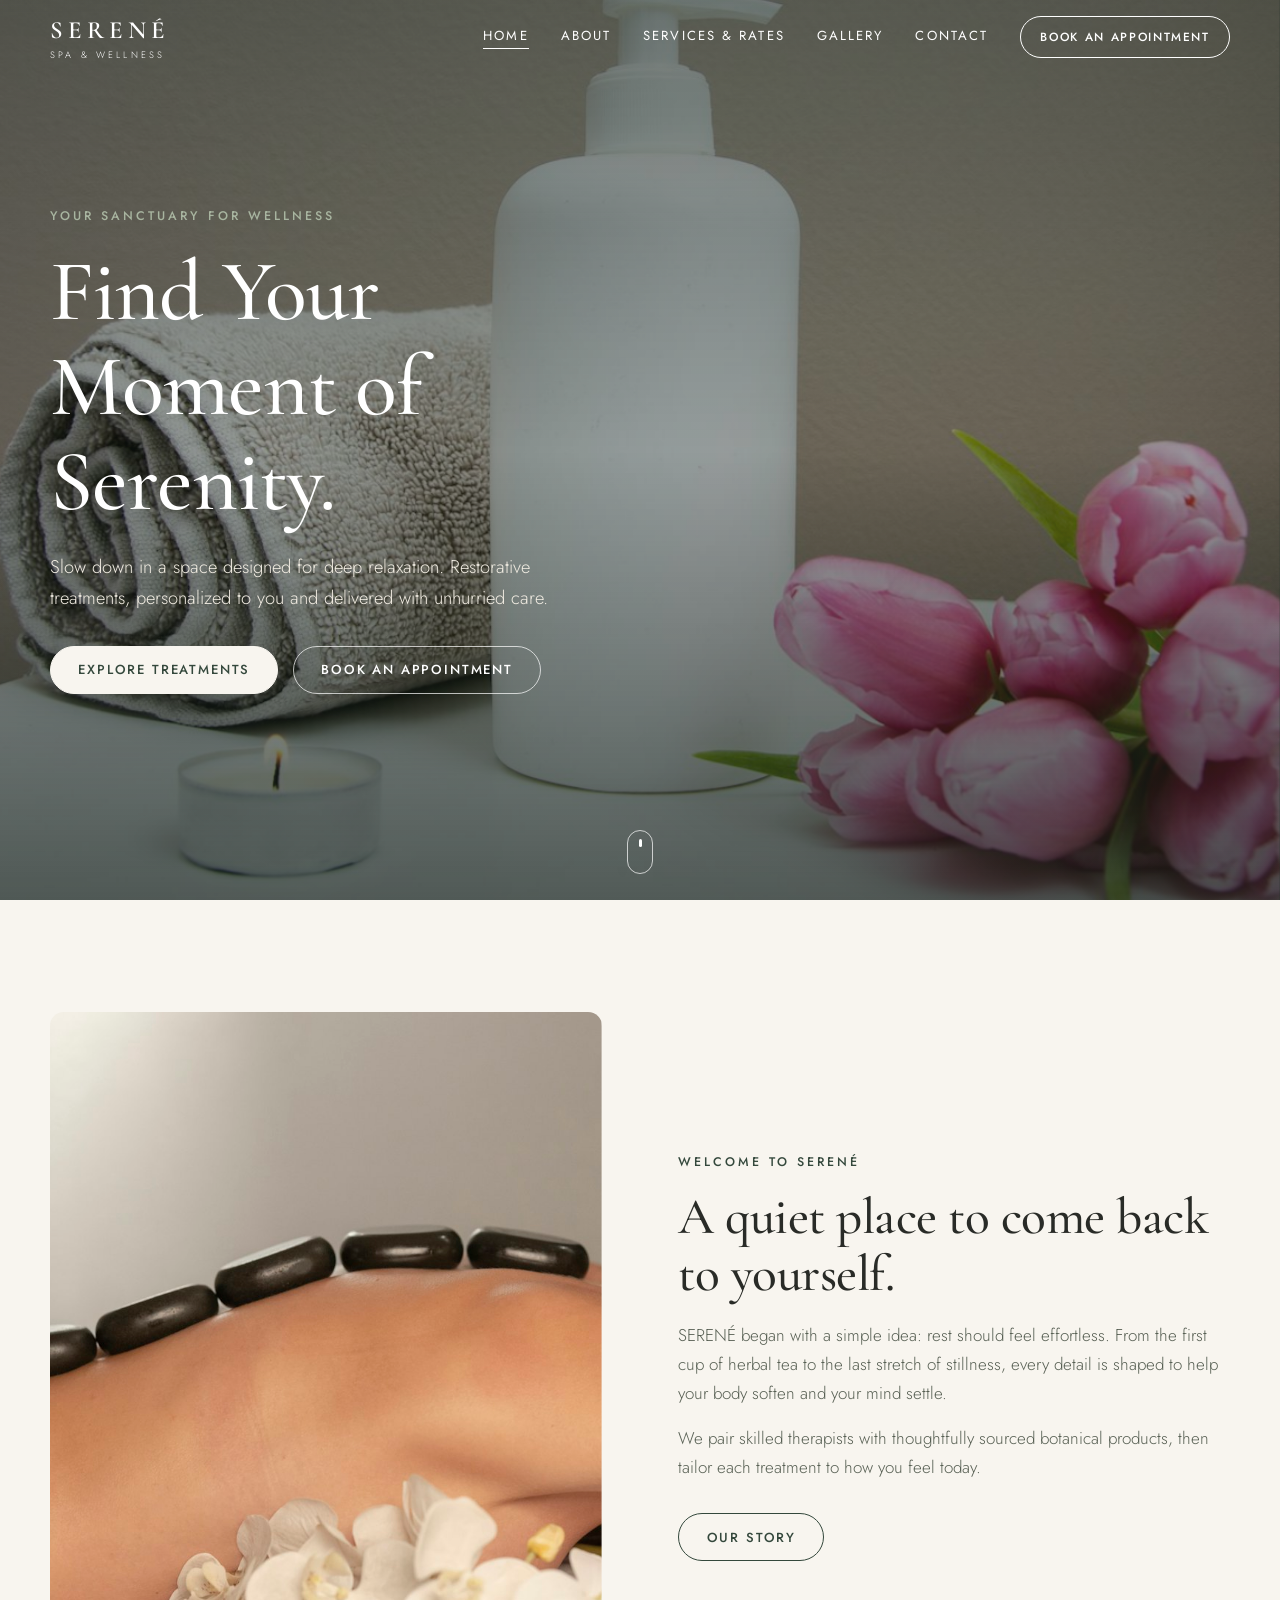
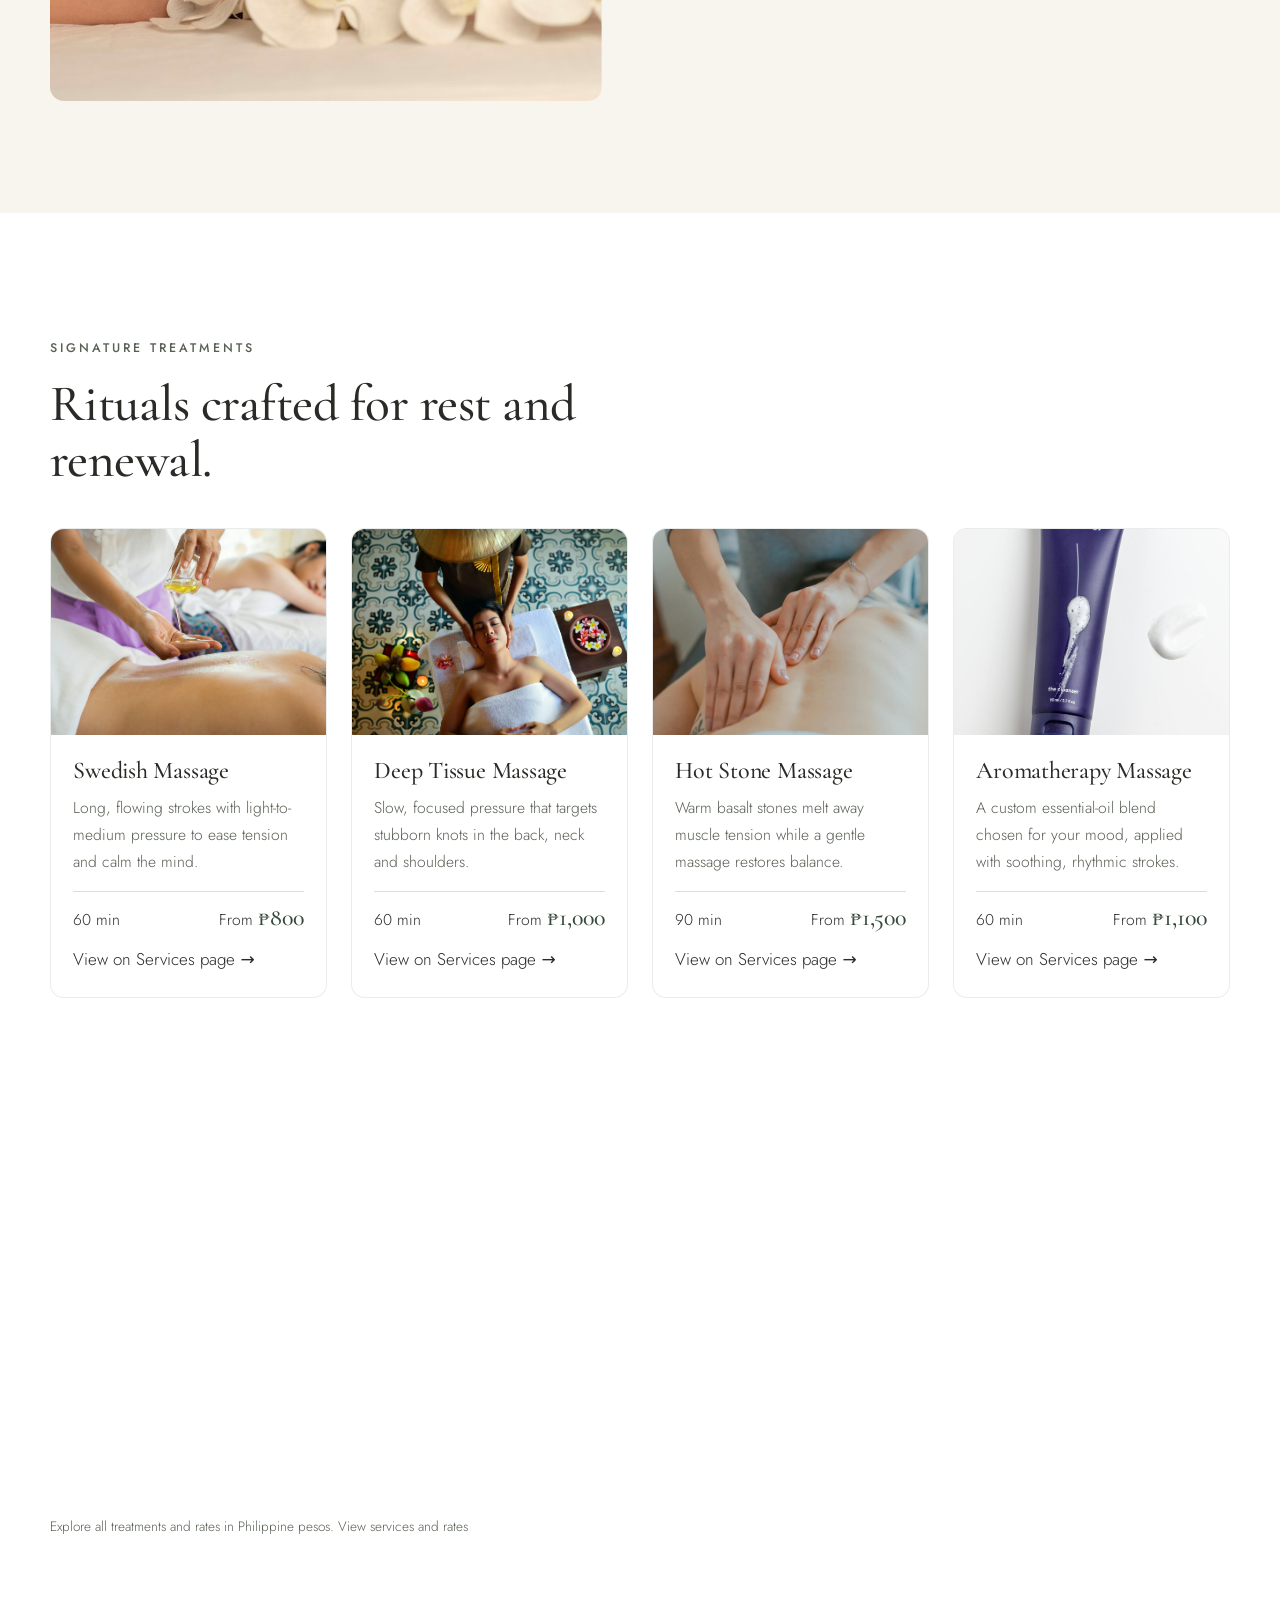
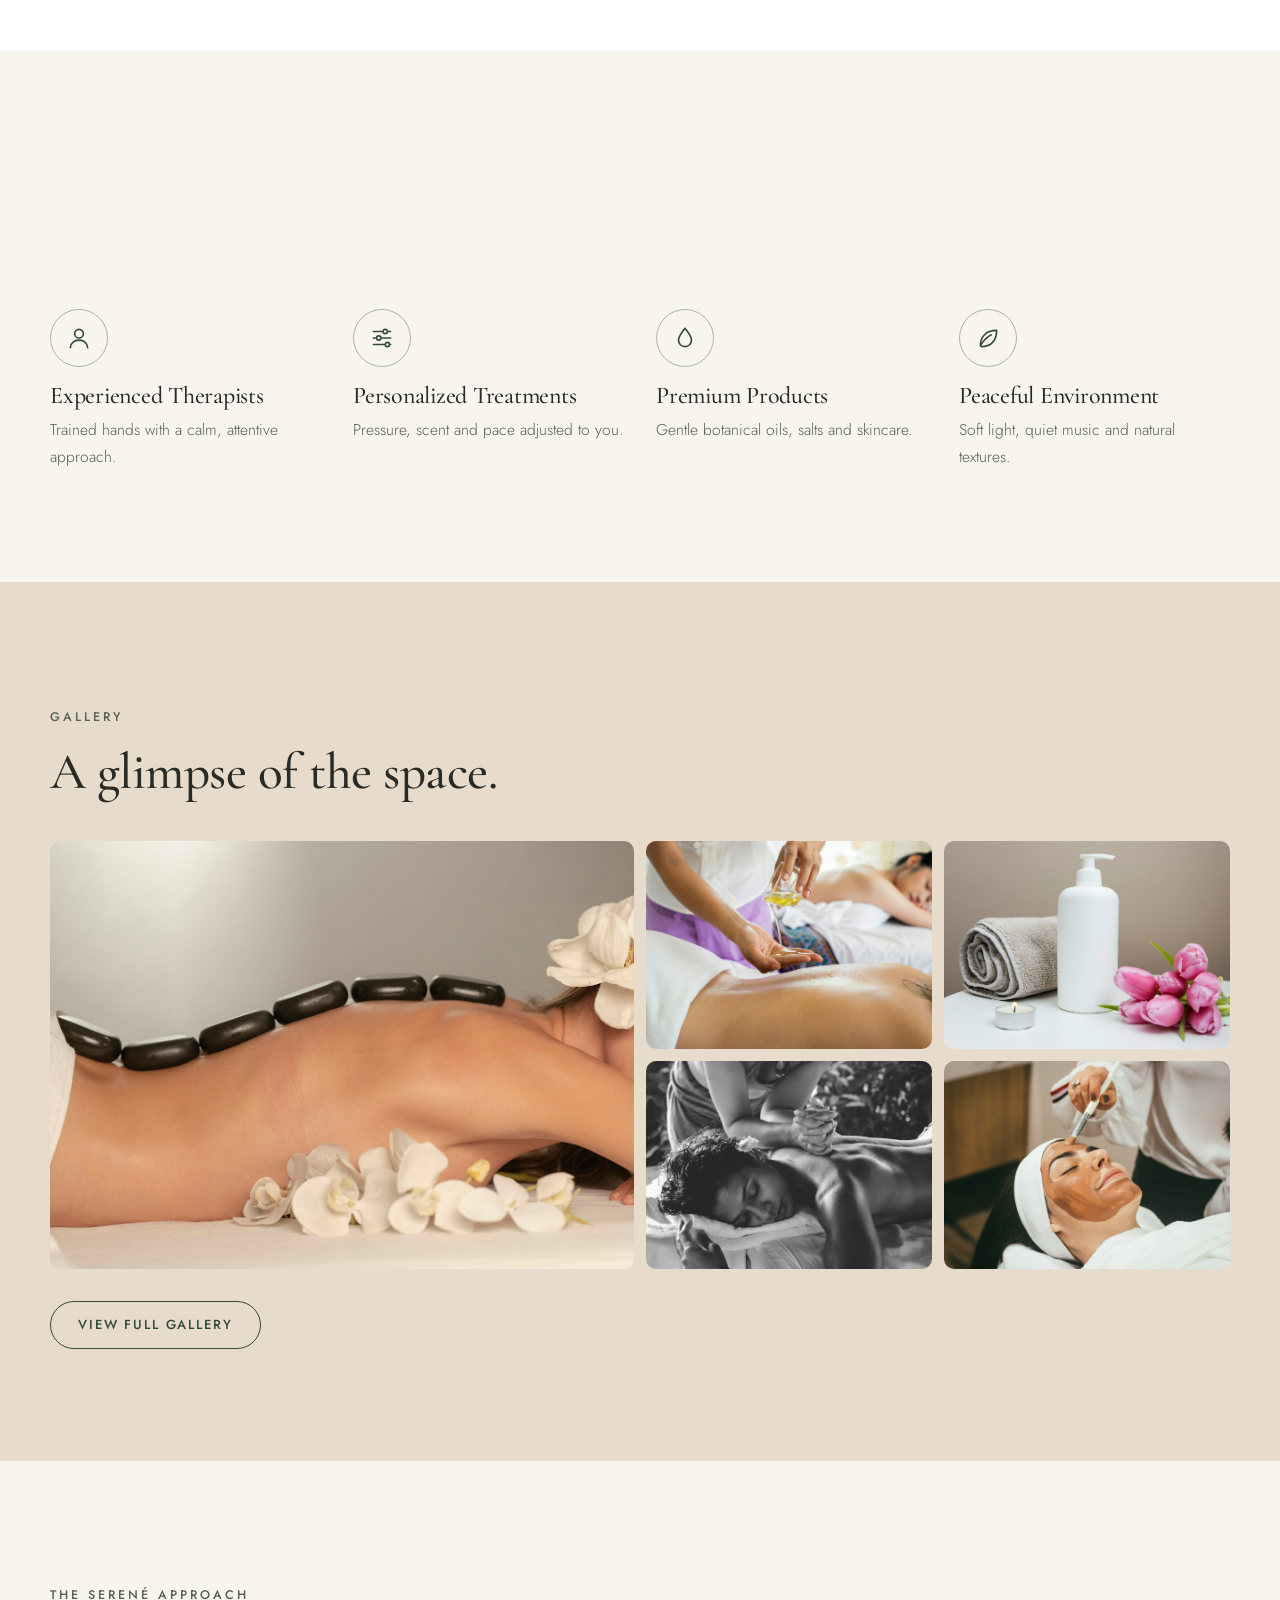
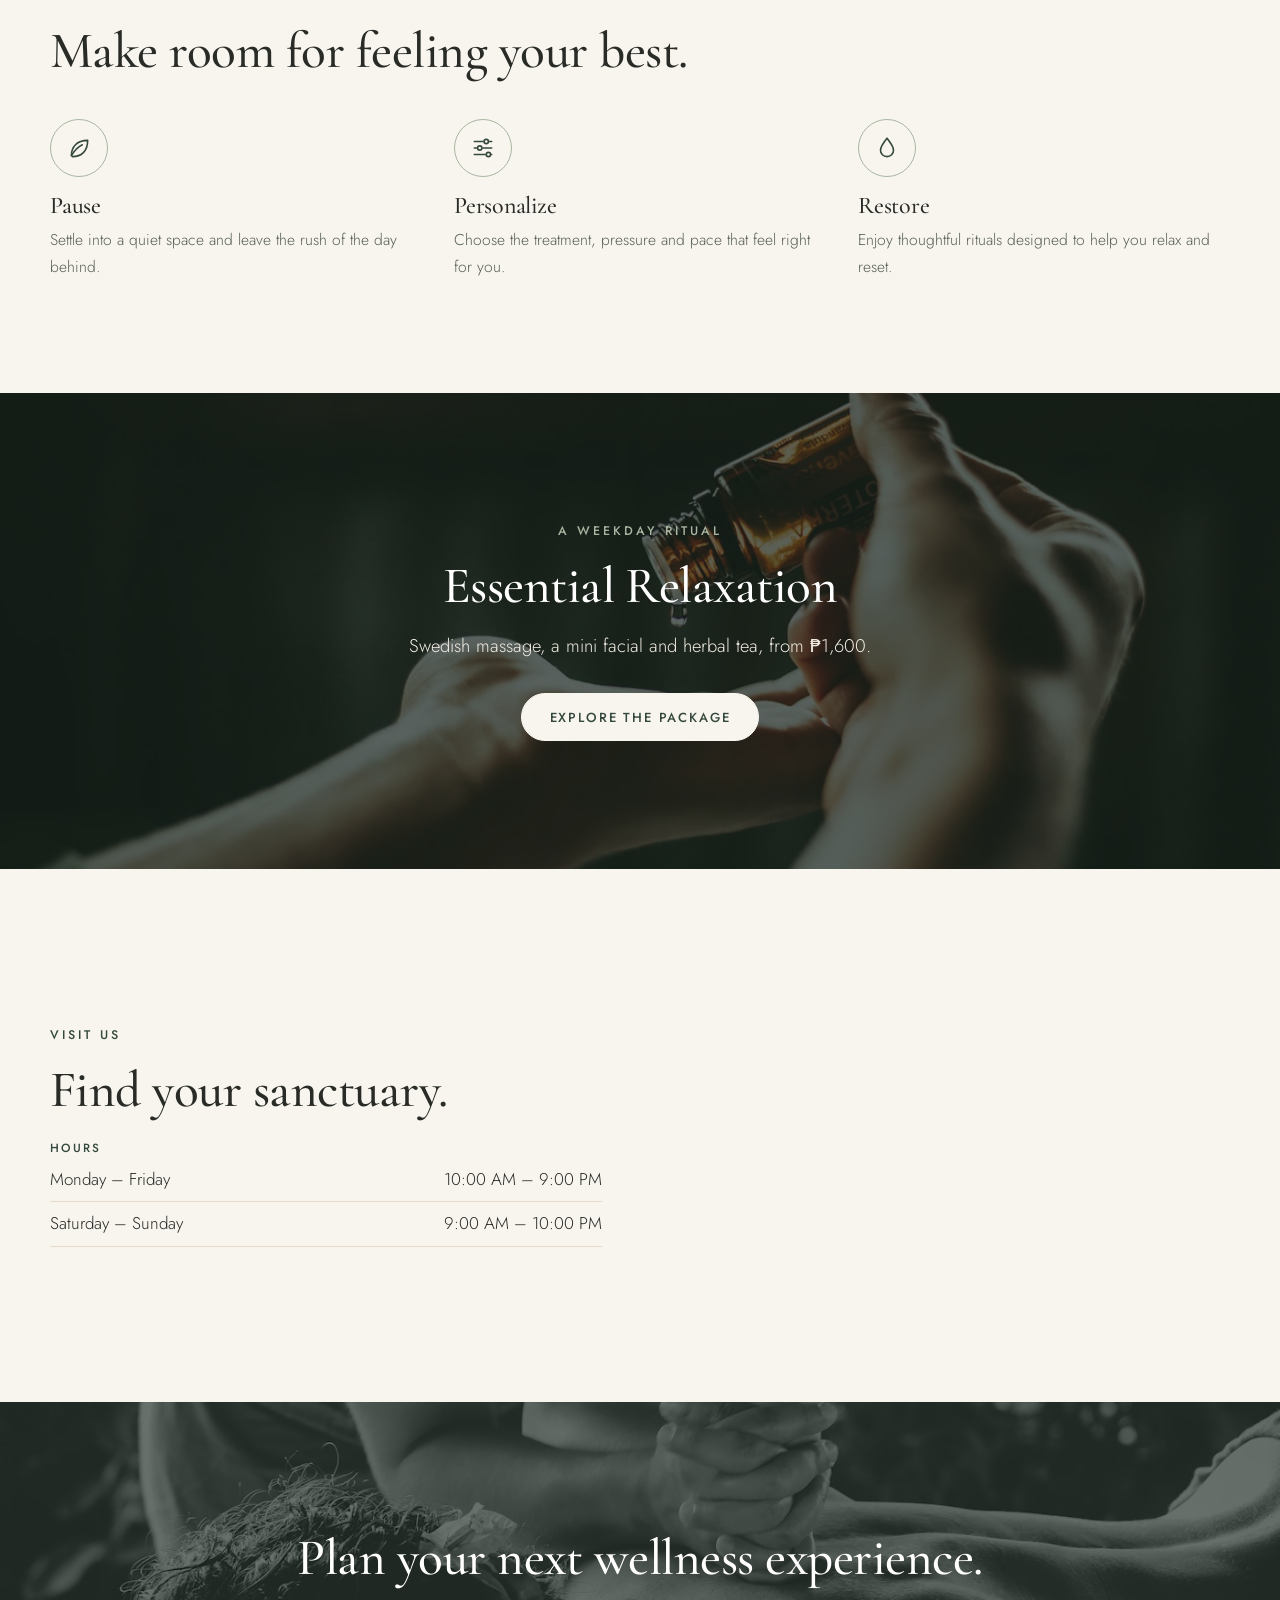
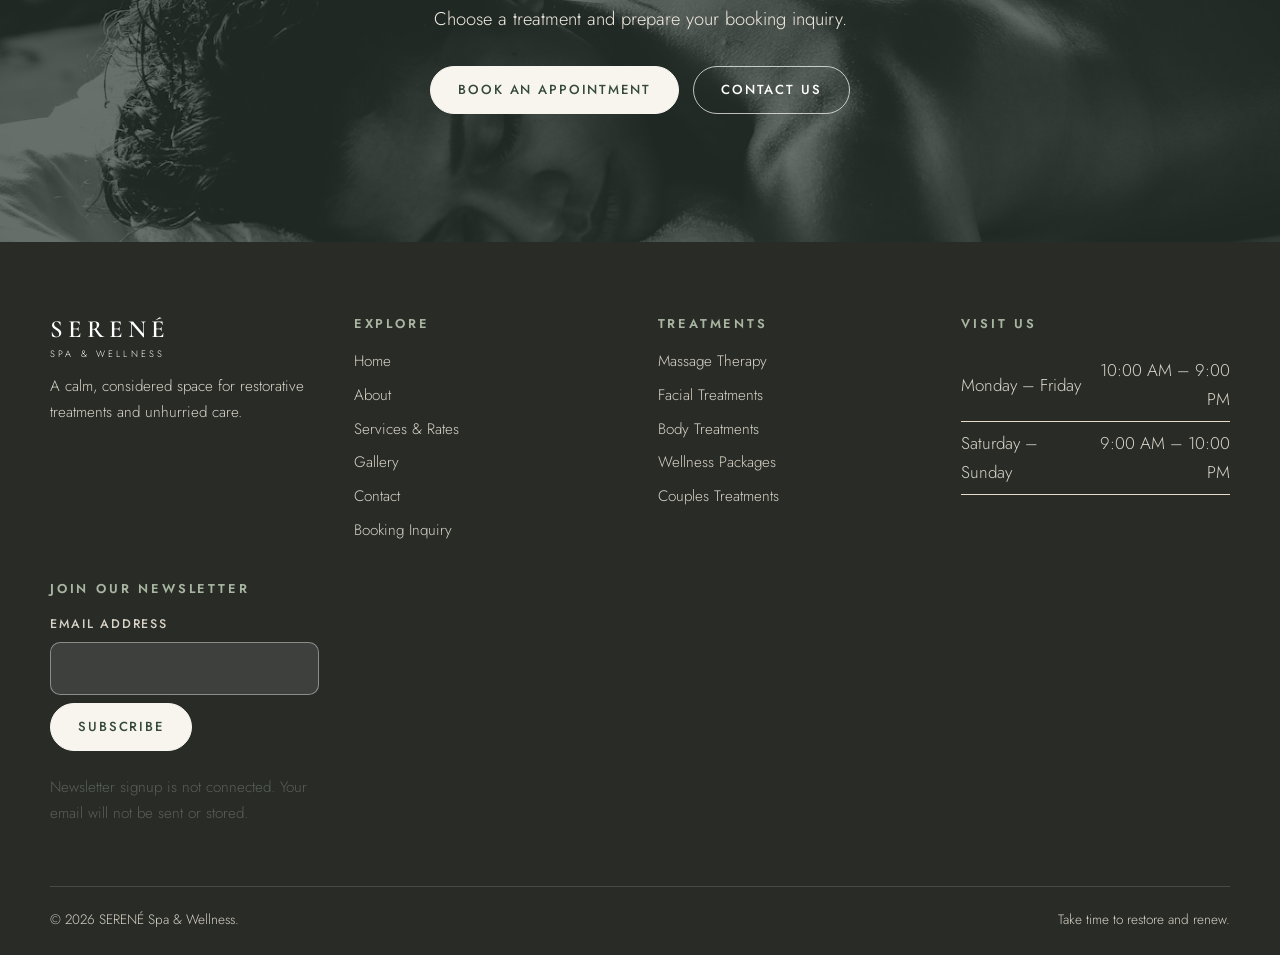
<file: index.html>
<!DOCTYPE html>
<html lang="en">

<head>
    <meta charset="utf-8">
    <meta name="viewport" content="width=device-width,initial-scale=1">
    <title>SERENÉ Spa & Wellness | Massage, Facials & Wellness</title>
    <meta name="description"
        content="Find your moment of serenity with restorative massage, facials, body treatments and wellness packages at SERENÉ Spa & Wellness.">
    <meta property="og:title" content="SERENÉ Spa & Wellness | Massage, Facials & Wellness">
    <meta property="og:description"
        content="Find your moment of serenity with restorative massage, facials, body treatments and wellness packages at SERENÉ Spa & Wellness.">
    <meta property="og:type" content="website">
    <link rel="canonical" href="https://your-username.github.io/serene-spa/index.html">
    <link rel="icon"
        href="data:image/svg+xml,%3Csvg xmlns='http://www.w3.org/2000/svg' viewBox='0 0 32 32'%3E%3Crect width='32' height='32' rx='8' fill='%2334483C'/%3E%3Ctext x='16' y='23' font-size='20' text-anchor='middle' fill='%23F8F5EF' font-family='serif'%3ES%3C/text%3E%3C/svg%3E">
    <link rel="preconnect" href="https://fonts.googleapis.com">
    <link rel="preconnect" href="https://fonts.gstatic.com" crossorigin>
    <link
        href="https://fonts.googleapis.com/css2?family=Cormorant+Garamond:ital,wght@0,400;0,500;0,600;1,400&family=Jost:wght@300;400;500&display=swap"
        rel="stylesheet">
    <link rel="stylesheet" href="css/styles.css">
    <script src="js/data.js" defer></script>
    <script src="js/main.js" defer></script>
</head>

<body data-page="index" class="has-hero">
    <a class="skip" href="#main">Skip to content</a>
    <div id="site-header"></div>
    <noscript>
        <p style="padding:5rem 1.5rem 1rem">Please enable JavaScript to view the full site. You can also visit <a
                href="services.html">services</a>, <a href="about.html">about</a>, <a href="gallery.html">the
                gallery</a>, <a href="booking.html">booking</a> or <a href="contact.html">contact</a>.</p>
    </noscript>
    <main id="main">
        <section class="hero"><img class="hero__bg" src="assets/images/1540555700478-4be289fbecef.jpg" data-img="candle"
                data-parallax alt="Candlelit spa setting with smooth natural stones" width="1600" height="1000"
                fetchpriority="high">
            <div class="container hero__in">
                <p class="eyebrow" data-in style="--d:.1s">Your sanctuary for wellness</p>
                <h1 data-in style="--d:.25s">Find Your Moment of Serenity.</h1>
                <p class="lead" data-in style="--d:.4s">Slow down in a space designed for deep relaxation. Restorative
                    treatments, personalized to you and delivered with unhurried care.</p>
                <div class="btns" data-in style="--d:.55s"><a class="btn btn--light" href="services.html">Explore
                        Treatments</a><a class="btn btn--ghost" href="booking.html">Book an Appointment</a></div>
            </div>
            <a class="scroll" href="#welcome" aria-label="Scroll to welcome section"><span></span></a>
        </section>

        <section class="section" id="welcome">
            <div class="container split">
                <div class="mask" data-reveal="mask"><img src="assets/images/1600334089648-b0d9d3028eb2.jpg"
                        data-img="interior" alt="Calm spa interior in warm neutral tones" width="800" height="1000"
                        loading="lazy"></div>
                <div data-reveal>
                    <p class="eyebrow">Welcome to SERENÉ</p>
                    <h2>A quiet place to come back to yourself.</h2>
                    <p style="margin-top:1.2rem;color:var(--muted)">SERENÉ began with a simple idea: rest should feel
                        effortless. From the first cup of herbal tea to the last stretch of stillness, every detail is
                        shaped to help your body soften and your mind settle.</p>
                    <p style="margin:1rem 0 0;color:var(--muted)">We pair skilled therapists with thoughtfully sourced
                        botanical products, then tailor each treatment to how you feel today.</p>
                    <div class="btns"><a class="btn btn--outline" href="about.html">Our Story</a></div>
                </div>
            </div>
        </section>

        <section class="section section--white">
            <div class="container">
                <header class="sec-h" data-reveal>
                    <p class="eyebrow">Signature treatments</p>
                    <h2>Rituals crafted for rest and renewal.</h2>
                </header>
                <div class="grid" id="featured" data-stagger></div>
                <p class="site-note">Explore all treatments and rates in Philippine pesos. <a class="ulink"
                        href="services.html">View services and rates</a></p>
            </div>
        </section>

        <section class="section">
            <div class="container mobile-center">
                <header class="sec-h center" data-reveal>
                    <p class="eyebrow">The SERENÉ experience</p>
                    <h2>Care in every detail.</h2>
                </header>
                <div class="benefits" data-stagger>
                    <div class="benefit"><span data-icon="therapist"></span>
                        <h3>Experienced Therapists</h3>
                        <p>Trained hands with a calm, attentive approach.</p>
                    </div>
                    <div class="benefit"><span data-icon="personal"></span>
                        <h3>Personalized Treatments</h3>
                        <p>Pressure, scent and pace adjusted to you.</p>
                    </div>
                    <div class="benefit"><span data-icon="products"></span>
                        <h3>Premium Products</h3>
                        <p>Gentle botanical oils, salts and skincare.</p>
                    </div>
                    <div class="benefit"><span data-icon="calm"></span>
                        <h3>Peaceful Environment</h3>
                        <p>Soft light, quiet music and natural textures.</p>
                    </div>
                </div>
            </div>
        </section>

        <section class="section section--sand">
            <div class="container">
                <header class="sec-h" data-reveal>
                    <p class="eyebrow">Gallery</p>
                    <h2>A glimpse of the space.</h2>
                </header>
                <div class="mosaic" id="gprev" data-reveal></div>
                <div class="btns"><a class="btn btn--outline" href="gallery.html">View Full Gallery</a></div>
            </div>
        </section>

        <section class="section">
            <div class="container mobile-center">
                <header class="sec-h" data-reveal>
                    <p class="eyebrow">The SERENÉ approach</p>
                    <h2>Make room for feeling your best.</h2>
                </header>
                <div class="benefits" data-stagger>
                    <div class="benefit"><span data-icon="calm"></span>
                        <h3>Pause</h3>
                        <p>Settle into a quiet space and leave the rush of the day behind.</p>
                    </div>
                    <div class="benefit"><span data-icon="personal"></span>
                        <h3>Personalize</h3>
                        <p>Choose the treatment, pressure and pace that feel right for you.</p>
                    </div>
                    <div class="benefit"><span data-icon="products"></span>
                        <h3>Restore</h3>
                        <p>Enjoy thoughtful rituals designed to help you relax and reset.</p>
                    </div>
                </div>
            </div>
        </section>

        <section class="band"><img src="assets/images/1515377905703-c4788e51af15.jpg" data-img="flowers" alt=""
                width="1600" height="900" loading="lazy">
            <div class="container" data-reveal>
                <p class="eyebrow" style="color:var(--sage)">A weekday ritual</p>
                <h2>Essential Relaxation</h2>
                <p class="lead">Swedish massage, a mini facial and herbal tea, from ₱1,600.</p>
                <div class="btns"><a class="btn btn--light" href="booking.html?service=essential">Explore the
                        Package</a></div>
            </div>
        </section>

        <section class="section">
            <div class="container split">
                <div data-reveal>
                    <p class="eyebrow">Visit us</p>
                    <h2>Find your sanctuary.</h2>
                    <dl class="info">
                        <div>
                            <dt>Address</dt>
                            <dd data-bind="contact.address"></dd>
                        </div>
                        <div>
                            <dt>Phone</dt>
                            <dd data-bind="contact.phone"></dd>
                        </div>
                        <div>
                            <dt>Email</dt>
                            <dd data-bind="contact.email"></dd>
                        </div>
                        <div>
                            <dt>Hours</dt>
                            <dd>
                                <table class="hours" data-hours></table>
                            </dd>
                        </div>
                    </dl>
                </div>
                <div class="map" data-map data-reveal></div>
            </div>
        </section>

        <section class="band dark"><img src="assets/images/1591343395082-e120087004b4.jpg" data-img="lounge" alt=""
                width="1600" height="900" loading="lazy">
            <div class="container" data-reveal>
                <h2>Plan your next wellness experience.</h2>
                <p class="lead">Choose a treatment and prepare your booking inquiry.</p>
                <div class="btns"><a class="btn btn--light" href="booking.html">Book an Appointment</a><a
                        class="btn btn--ghost" href="contact.html">Contact Us</a></div>
            </div>
        </section>
    </main>
    <div id="site-footer"></div>
</body>

</html>
</file>
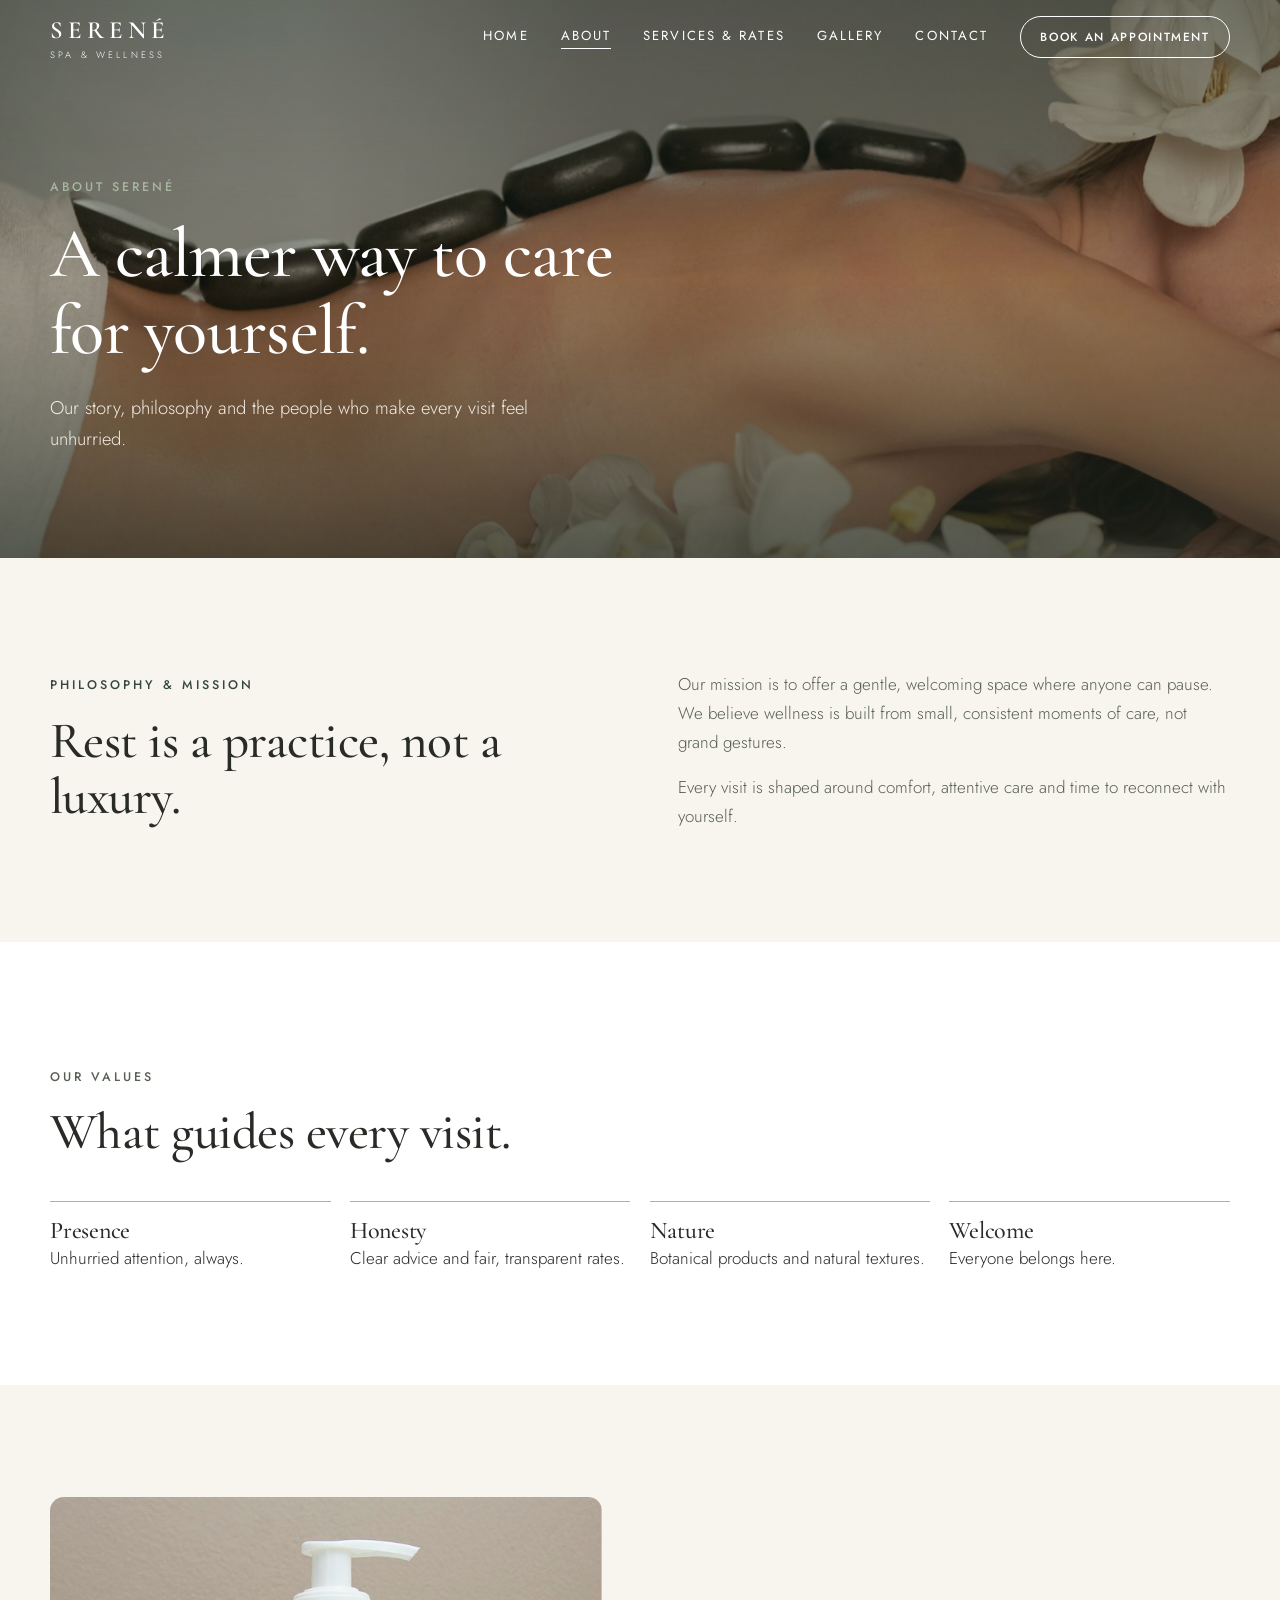
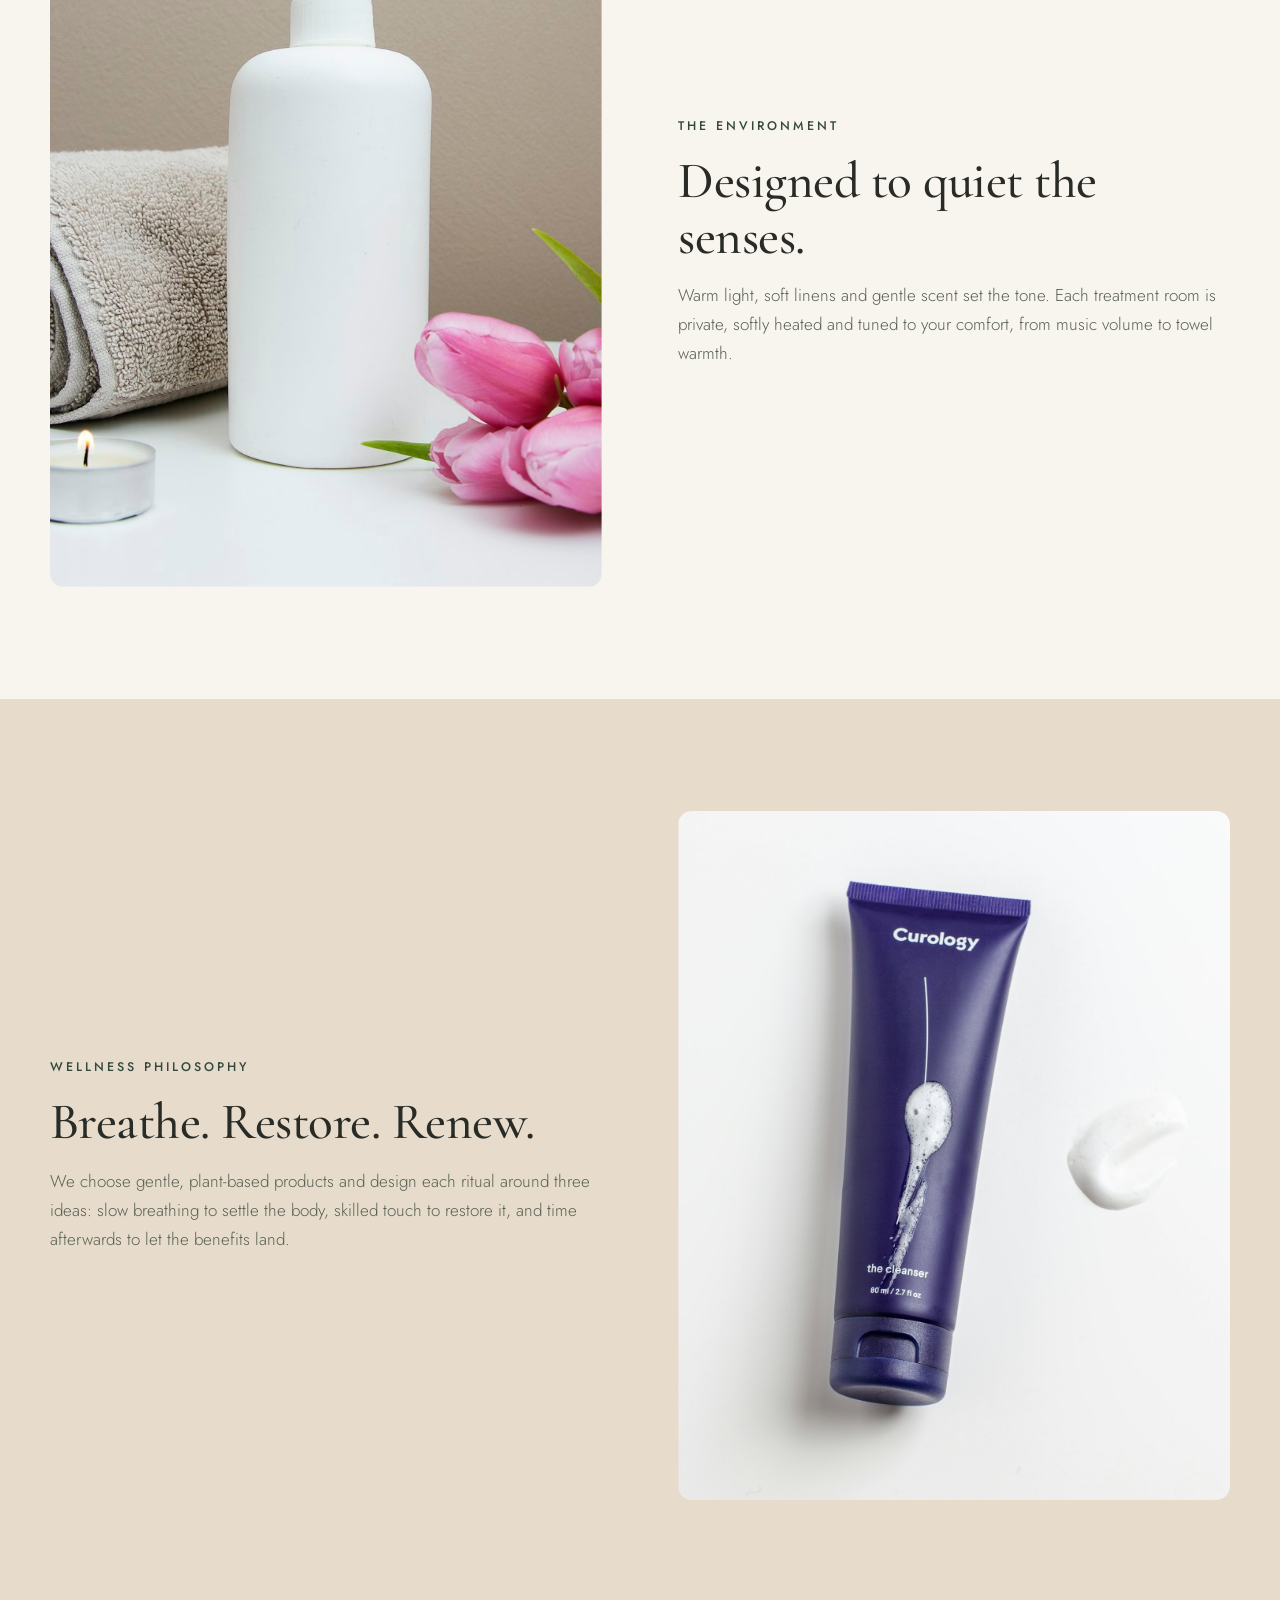
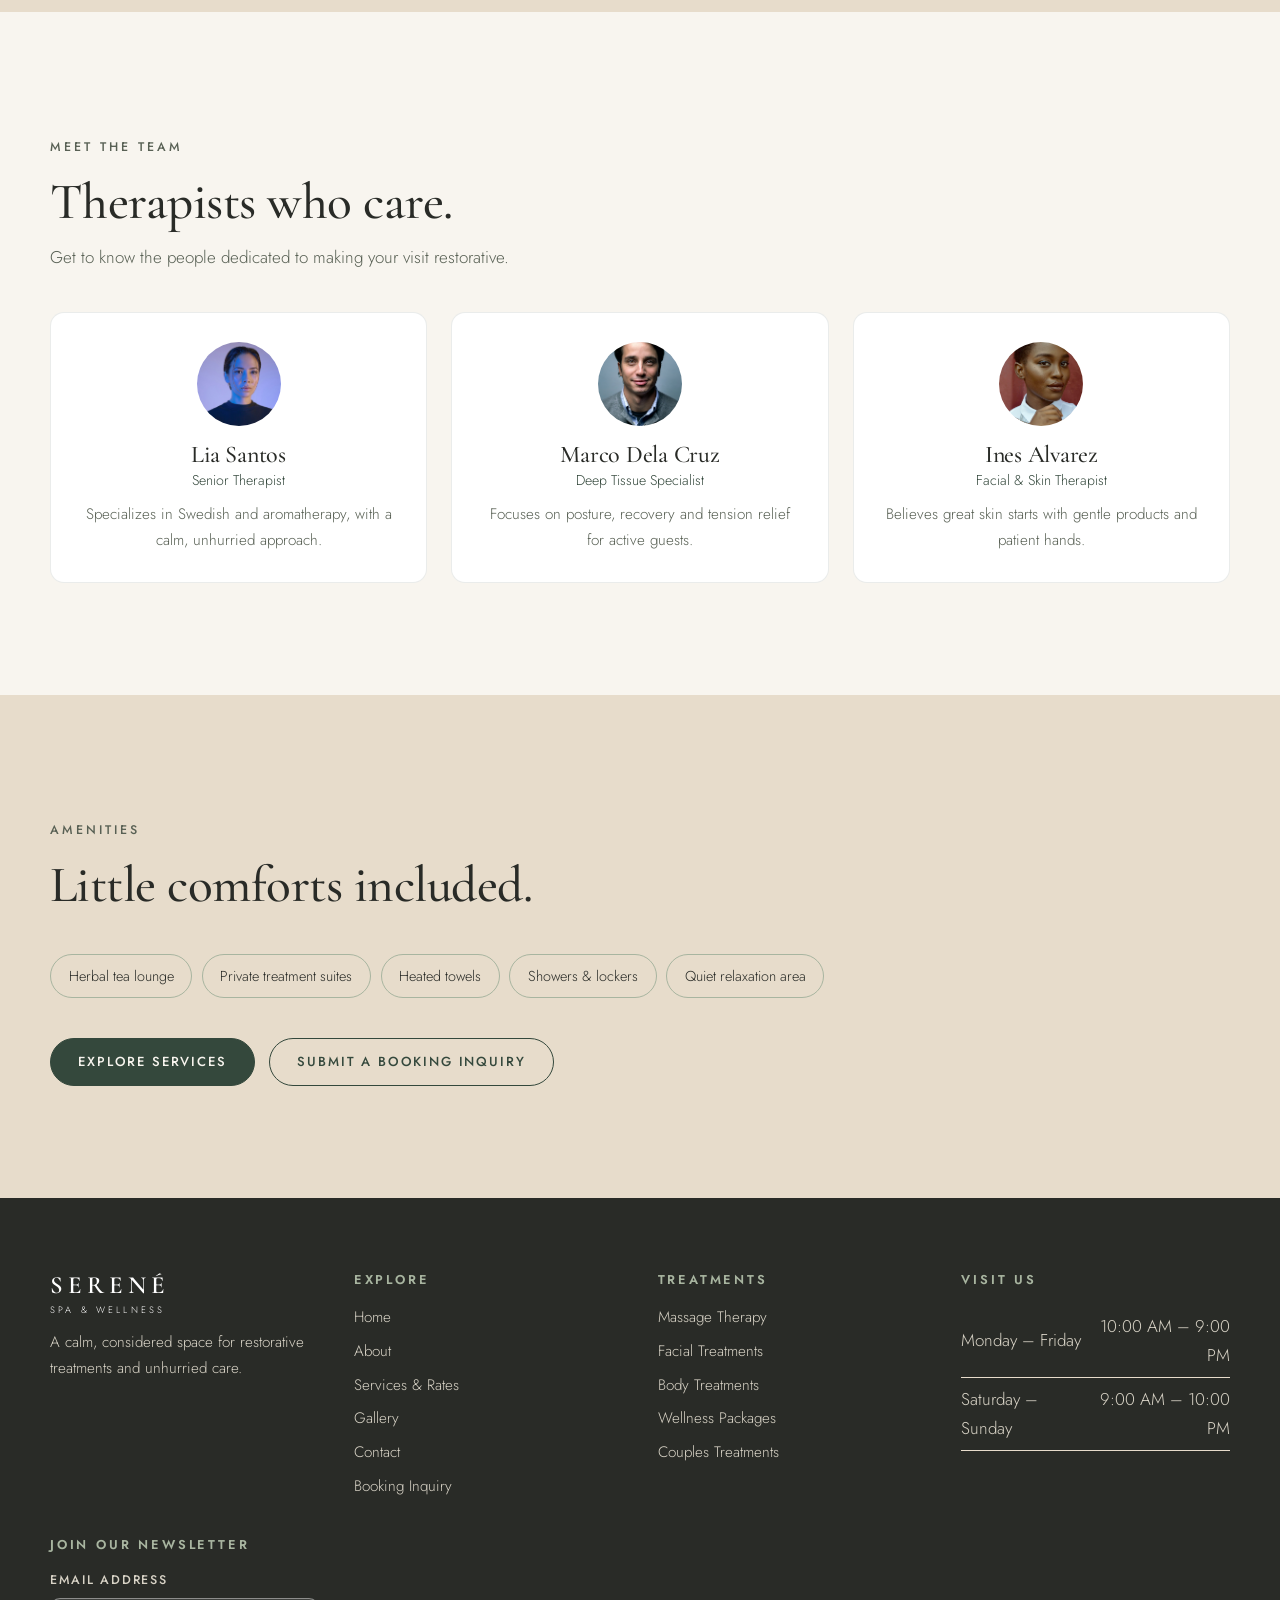
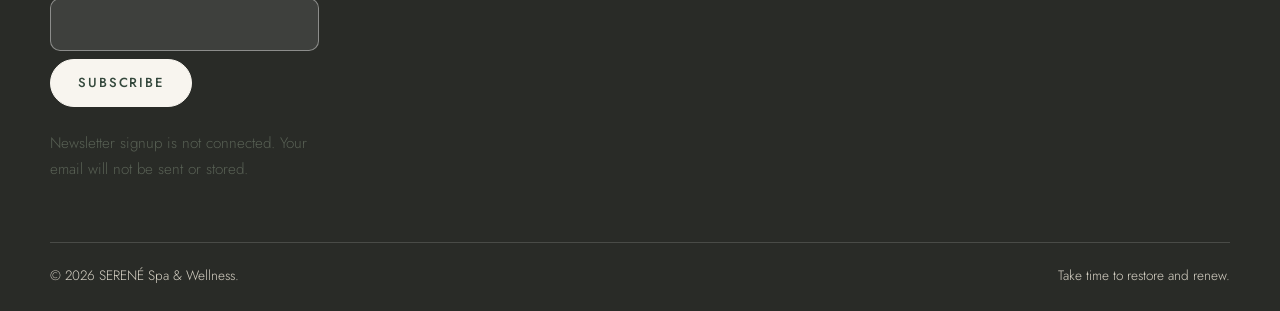
<file: about.html>
<!DOCTYPE html>
<html lang="en">

<head>
    <meta charset="utf-8">
    <meta name="viewport" content="width=device-width,initial-scale=1">
    <title>About SERENÉ | Our Story & Therapists</title>
    <meta name="description" content="Discover the philosophy, values and people behind SERENÉ Spa & Wellness.">
    <meta property="og:title" content="About SERENÉ | Our Story & Therapists">
    <meta property="og:description" content="Discover the philosophy, values and people behind SERENÉ Spa & Wellness.">
    <meta property="og:type" content="website">
    <link rel="canonical" href="https://your-username.github.io/serene-spa/about.html">
    <link rel="icon"
        href="data:image/svg+xml,%3Csvg xmlns='http://www.w3.org/2000/svg' viewBox='0 0 32 32'%3E%3Crect width='32' height='32' rx='8' fill='%2334483C'/%3E%3Ctext x='16' y='23' font-size='20' text-anchor='middle' fill='%23F8F5EF' font-family='serif'%3ES%3C/text%3E%3C/svg%3E">
    <link rel="preconnect" href="https://fonts.googleapis.com">
    <link rel="preconnect" href="https://fonts.gstatic.com" crossorigin>
    <link
        href="https://fonts.googleapis.com/css2?family=Cormorant+Garamond:ital,wght@0,400;0,500;0,600;1,400&family=Jost:wght@300;400;500&display=swap"
        rel="stylesheet">
    <link rel="stylesheet" href="css/styles.css">
    <script src="js/data.js" defer></script>
    <script src="js/main.js" defer></script>
</head>

<body data-page="about" class="has-hero">
    <a class="skip" href="#main">Skip to content</a>
    <div id="site-header"></div>
    <noscript>
        <p style="padding:5rem 1.5rem 1rem">Please enable JavaScript to view the full site. You can also visit <a
                href="services.html">services</a>, <a href="gallery.html">the gallery</a>, <a
                href="booking.html">booking</a> or <a href="contact.html">contact</a>.</p>
    </noscript>
    <main id="main">
        <section class="hero hero--sub"><img class="hero__bg" src="assets/images/1600334089648-b0d9d3028eb2.jpg"
                data-img="interior" data-parallax alt="Spa interior with soft natural light" width="1600" height="900"
                fetchpriority="high">
            <div class="container hero__in">
                <p class="eyebrow" data-in>About SERENÉ</p>
                <h1 data-in style="--d:.15s">A calmer way to care for yourself.</h1>
                <p class="lead" data-in style="--d:.3s">Our story, philosophy and the people who make every visit feel
                    unhurried.</p>
            </div>
        </section>
        <section class="section">
            <div class="container split">
                <div data-reveal>
                    <p class="eyebrow">Philosophy & mission</p>
                    <h2>Rest is a practice, not a luxury.</h2>
                </div>
                <div data-reveal>
                    <p style="color:var(--muted)">Our mission is to offer a gentle, welcoming space where anyone can
                        pause. We believe wellness is built from small, consistent moments of care, not grand gestures.
                    </p>
                    <p style="margin-top:1rem;color:var(--muted)">Every visit is shaped around comfort, attentive care
                        and time to reconnect with yourself.</p>
                </div>
            </div>
        </section>
        <section class="section section--white">
            <div class="container mobile-center">
                <header class="sec-h" data-reveal>
                    <p class="eyebrow">Our values</p>
                    <h2>What guides every visit.</h2>
                </header>
                <div class="values" data-stagger>
                    <div>
                        <h3>Presence</h3>
                        <p>Unhurried attention, always.</p>
                    </div>
                    <div>
                        <h3>Honesty</h3>
                        <p>Clear advice and fair, transparent rates.</p>
                    </div>
                    <div>
                        <h3>Nature</h3>
                        <p>Botanical products and natural textures.</p>
                    </div>
                    <div>
                        <h3>Welcome</h3>
                        <p>Everyone belongs here.</p>
                    </div>
                </div>
            </div>
        </section>
        <section class="section">
            <div class="container split">
                <div class="mask" data-reveal="mask"><img src="assets/images/1540555700478-4be289fbecef.jpg"
                        data-img="candle" alt="Candles and smooth stones arranged in a treatment room" width="800"
                        height="1000" loading="lazy"></div>
                <div data-reveal>
                    <p class="eyebrow">The environment</p>
                    <h2>Designed to quiet the senses.</h2>
                    <p style="margin-top:1rem;color:var(--muted)">Warm light, soft linens and gentle scent set the tone.
                        Each treatment room is private, softly heated and tuned to your comfort, from music volume to
                        towel warmth.</p>
                </div>
            </div>
        </section>
        <section class="section section--sand">
            <div class="container split rev">
                <div class="mask" data-reveal="mask"><img src="assets/images/1556228720-195a672e8a03.jpg"
                        data-img="oils" alt="Essential oils and botanical wellness products" width="800" height="1000"
                        loading="lazy"></div>
                <div data-reveal>
                    <p class="eyebrow">Wellness philosophy</p>
                    <h2>Breathe. Restore. Renew.</h2>
                    <p style="margin-top:1rem;color:var(--muted)">We choose gentle, plant-based products and design each
                        ritual around three ideas: slow breathing to settle the body, skilled touch to restore it, and
                        time afterwards to let the benefits land.</p>
                </div>
            </div>
        </section>
        <section class="section">
            <div class="container">
                <header class="sec-h" data-reveal>
                    <p class="eyebrow">Meet the team</p>
                    <h2>Therapists who care.</h2>
                    <p>Get to know the people dedicated to making your visit restorative.</p>
                </header>
                <div class="team" id="team" data-stagger></div>
            </div>
        </section>
        <section class="section section--sand">
            <div class="container">
                <header class="sec-h" data-reveal>
                    <p class="eyebrow">Amenities</p>
                    <h2>Little comforts included.</h2>
                </header>
                <div class="chips" data-reveal><a href="services.html">Herbal tea lounge</a><a
                        href="services.html">Private treatment suites</a><a href="services.html">Heated towels</a><a
                        href="services.html">Showers & lockers</a><a href="services.html">Quiet relaxation area</a>
                </div>
                <div class="btns" style="margin-top:0"><a class="btn" href="services.html">Explore Services</a><a
                        class="btn btn--outline" href="booking.html">Submit a Booking Inquiry</a></div>
            </div>
        </section>
    </main>
    <div id="site-footer"></div>
</body>

</html>
</file>
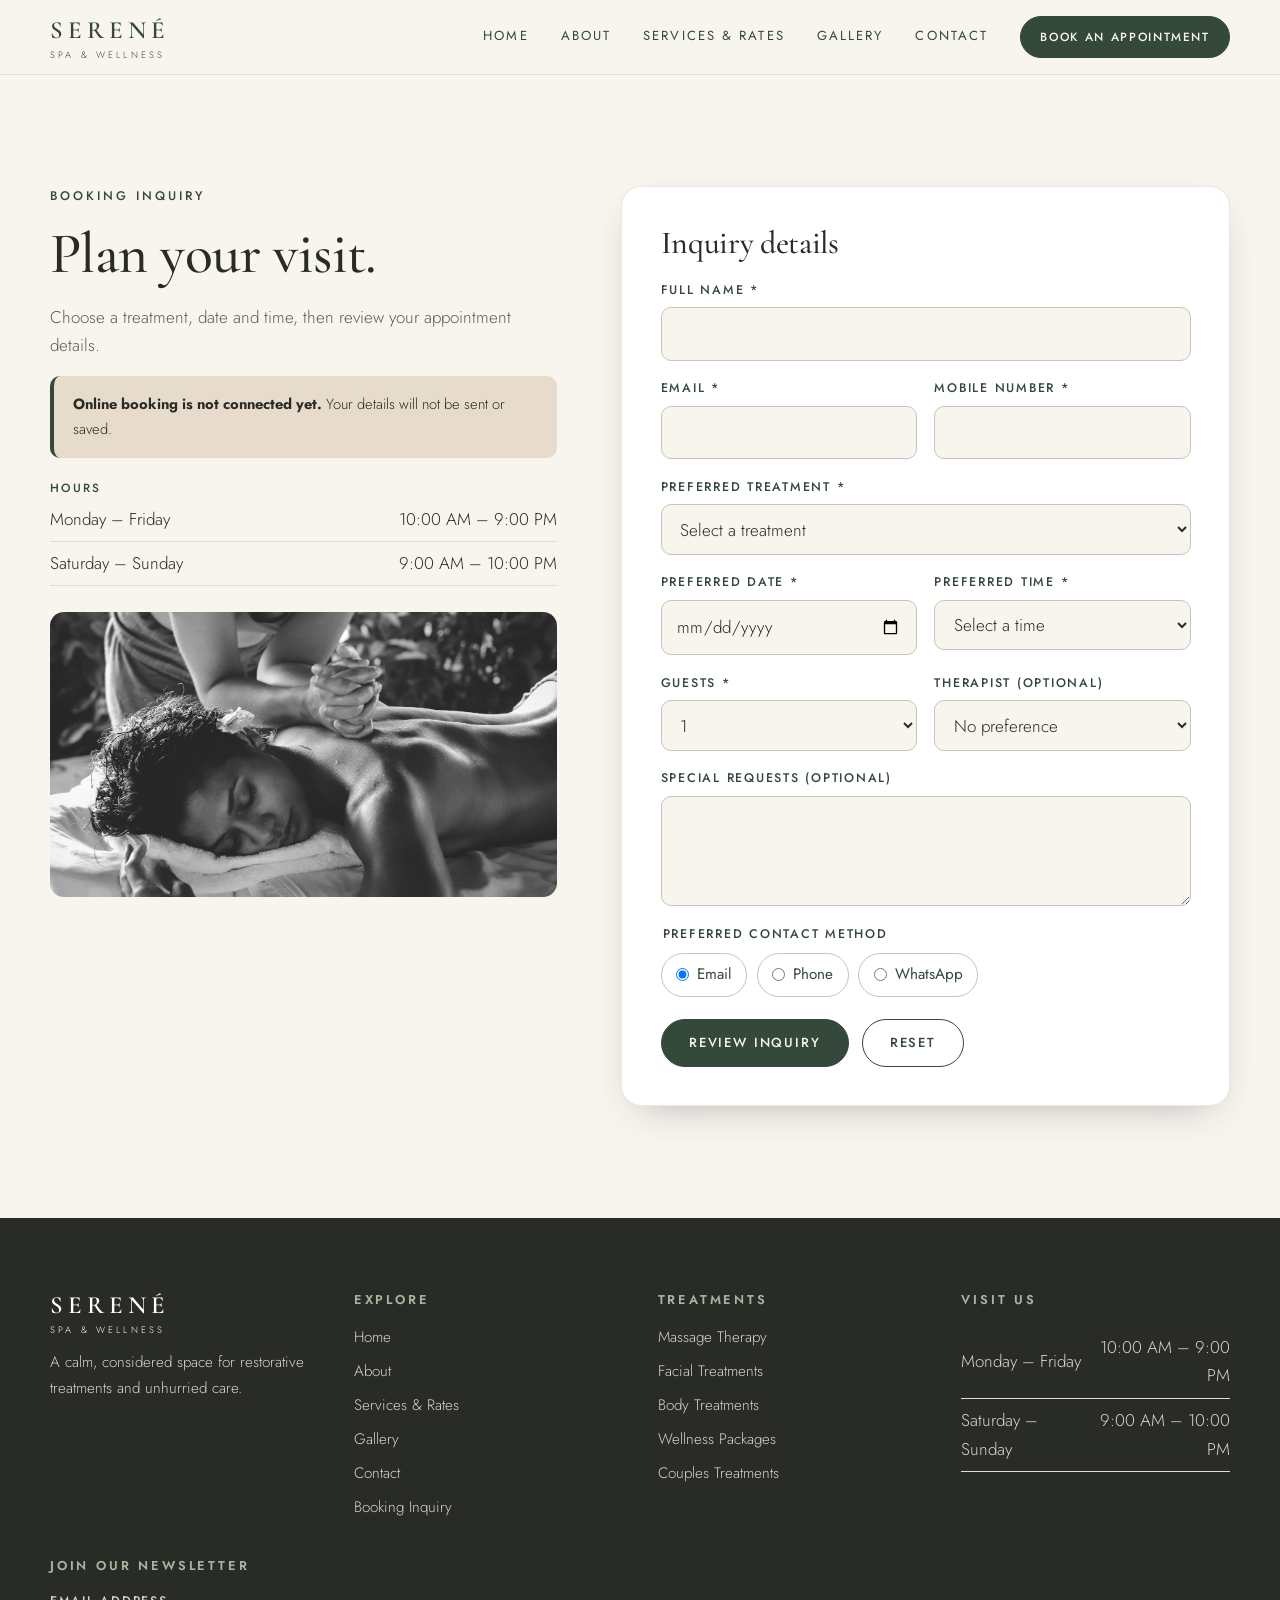
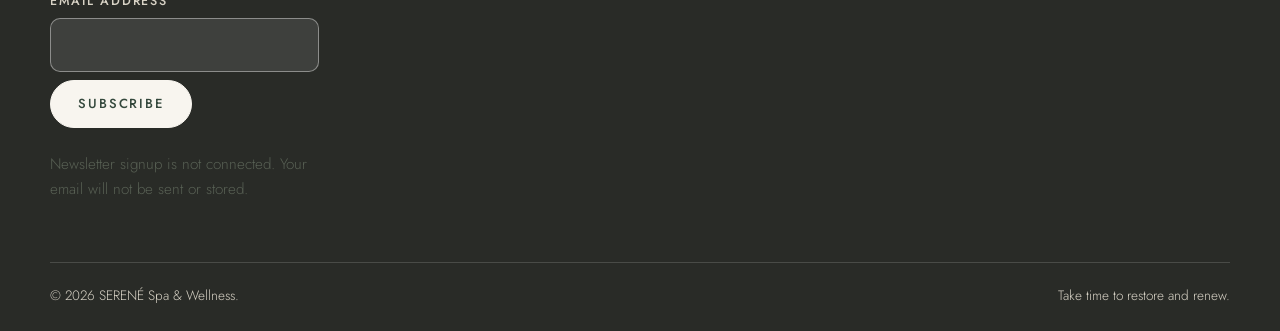
<file: booking.html>
<!DOCTYPE html>
<html lang="en">

<head>
    <meta charset="utf-8">
    <meta name="viewport" content="width=device-width,initial-scale=1">
    <title>Book an Appointment | SERENÉ Spa & Wellness</title>
    <meta name="description"
        content="Choose a treatment and prepare an appointment inquiry with SERENÉ Spa & Wellness.">
    <meta property="og:title" content="Book an Appointment | SERENÉ Spa & Wellness">
    <meta property="og:description"
        content="Choose a treatment and prepare an appointment inquiry with SERENÉ Spa & Wellness.">
    <meta property="og:type" content="website">
    <link rel="canonical" href="https://your-username.github.io/serene-spa/booking.html">
    <link rel="icon"
        href="data:image/svg+xml,%3Csvg xmlns='http://www.w3.org/2000/svg' viewBox='0 0 32 32'%3E%3Crect width='32' height='32' rx='8' fill='%2334483C'/%3E%3Ctext x='16' y='23' font-size='20' text-anchor='middle' fill='%23F8F5EF' font-family='serif'%3ES%3C/text%3E%3C/svg%3E">
    <link rel="preconnect" href="https://fonts.googleapis.com">
    <link rel="preconnect" href="https://fonts.gstatic.com" crossorigin>
    <link
        href="https://fonts.googleapis.com/css2?family=Cormorant+Garamond:ital,wght@0,400;0,500;0,600;1,400&family=Jost:wght@300;400;500&display=swap"
        rel="stylesheet">
    <link rel="stylesheet" href="css/styles.css">
    <script src="js/data.js" defer></script>
    <script src="js/main.js" defer></script>
</head>

<body data-page="booking" class="">
    <a class="skip" href="#main">Skip to content</a>
    <div id="site-header"></div>
    <noscript>
        <p style="padding:5rem 1.5rem 1rem">Please enable JavaScript to view the full site. You can also visit <a
                href="about.html">about</a>, <a href="services.html">services</a>, <a href="gallery.html">the
                gallery</a> or <a href="contact.html">contact</a>.</p>
    </noscript>
    <main id="main">
        <section class="section">
            <div class="container booking">
                <aside data-reveal>
                    <p class="eyebrow">Booking inquiry</p>
                    <h1 style="font-size:clamp(2.4rem,5vw,3.6rem)">Plan your visit.</h1>
                    <p style="margin:1rem 0;color:var(--muted)">Choose a treatment, date and time, then review your
                        appointment details.</p>
                    <p class="notice"><strong>Online booking is not connected yet.</strong> Your details will not be
                        sent or saved.</p>
                    <dl class="info">
                        <div>
                            <dt>Address</dt>
                            <dd data-bind="contact.address"></dd>
                        </div>
                        <div>
                            <dt>Phone</dt>
                            <dd data-bind="contact.phone"></dd>
                        </div>
                        <div>
                            <dt>Email</dt>
                            <dd data-bind="contact.email"></dd>
                        </div>
                        <div>
                            <dt>Hours</dt>
                            <dd>
                                <table class="hours" data-hours></table>
                            </dd>
                        </div>
                    </dl>
                    <div class="row-btns" data-alt></div>
                    <figure class="mask" style="aspect-ratio:16/9;margin-top:1.6rem"><img data-img="lounge"
                            alt="Quiet spa relaxation lounge" width="800" height="450" loading="lazy"></figure>
                </aside>
                <div class="formcard" data-reveal>
                    <div id="bk-form">
                        <h2 style="font-size:2rem;margin-bottom:1.2rem">Inquiry details</h2>
                        <form id="bk" novalidate>
                            <div class="fgrid two">
                                <div class="field full"><label for="f-name">Full name *</label><input id="f-name"
                                        required autocomplete="name"></div>
                                <div class="field"><label for="f-email">Email *</label><input id="f-email" type="email"
                                        required autocomplete="email"></div>
                                <div class="field"><label for="f-phone">Mobile number *</label><input id="f-phone"
                                        type="tel" required pattern="[0-9 +\-]{7,20}"
                                        data-msg="Use 7 to 20 digits, spaces, + or -." autocomplete="tel"></div>
                                <div class="field full"><label for="f-treatment">Preferred treatment *</label><select
                                        id="f-treatment" required></select></div>
                                <div class="field"><label for="f-date">Preferred date *</label><input id="f-date"
                                        type="date" required></div>
                                <div class="field"><label for="f-time">Preferred time *</label><select id="f-time"
                                        required></select></div>
                                <div class="field"><label for="f-guests">Guests *</label><select id="f-guests" required>
                                        <option>1</option>
                                        <option>2</option>
                                        <option>3</option>
                                        <option>4</option>
                                        <option>5</option>
                                        <option>6</option>
                                    </select></div>
                                <div class="field"><label for="f-therapist">Therapist (optional)</label><select
                                        id="f-therapist"></select></div>
                                <div class="field full"><label for="f-notes">Special requests
                                        (optional)</label><textarea id="f-notes"></textarea></div>
                                <fieldset class="full">
                                    <legend>Preferred contact method</legend>
                                    <div class="radios"><label><input type="radio" name="contactMethod" value="Email"
                                                checked> Email</label><label><input type="radio" name="contactMethod"
                                                value="Phone"> Phone</label><label><input type="radio"
                                                name="contactMethod" value="WhatsApp"> WhatsApp</label></div>
                                </fieldset>
                            </div>
                            <div class="row-btns"><button class="btn" type="submit">Review Inquiry</button><button
                                    class="btn btn--outline" type="reset">Reset</button></div>
                        </form>
                    </div>
                    <div id="bk-sum" hidden>
                        <h2 tabindex="-1" style="font-size:2rem">Review your inquiry</h2>
                        <dl class="sum" id="bk-rows"></dl>
                        <p class="notice">Online booking is not connected, so your details will not be sent or saved.
                        </p>
                        <div class="row-btns"><button class="btn" id="bk-confirm" type="button">Finish</button><button
                                class="btn btn--outline" id="bk-edit" type="button">Edit Details</button></div>
                    </div>
                    <div id="bk-ok" hidden role="status">
                        <div class="ok">
                            <div class="tick" aria-hidden="true">✓</div>
                            <h2 tabindex="-1">Your inquiry is ready.</h2>
                            <p>No appointment has been made. Your details have not been sent or saved.</p>
                            <div class="row-btns" style="justify-content:center"><button class="btn btn--outline"
                                    id="bk-new" type="button">Start a New Inquiry</button></div>
                        </div>
                    </div>
                </div>
            </div>
        </section>
    </main>
    <div id="site-footer"></div>
</body>

</html>
</file>
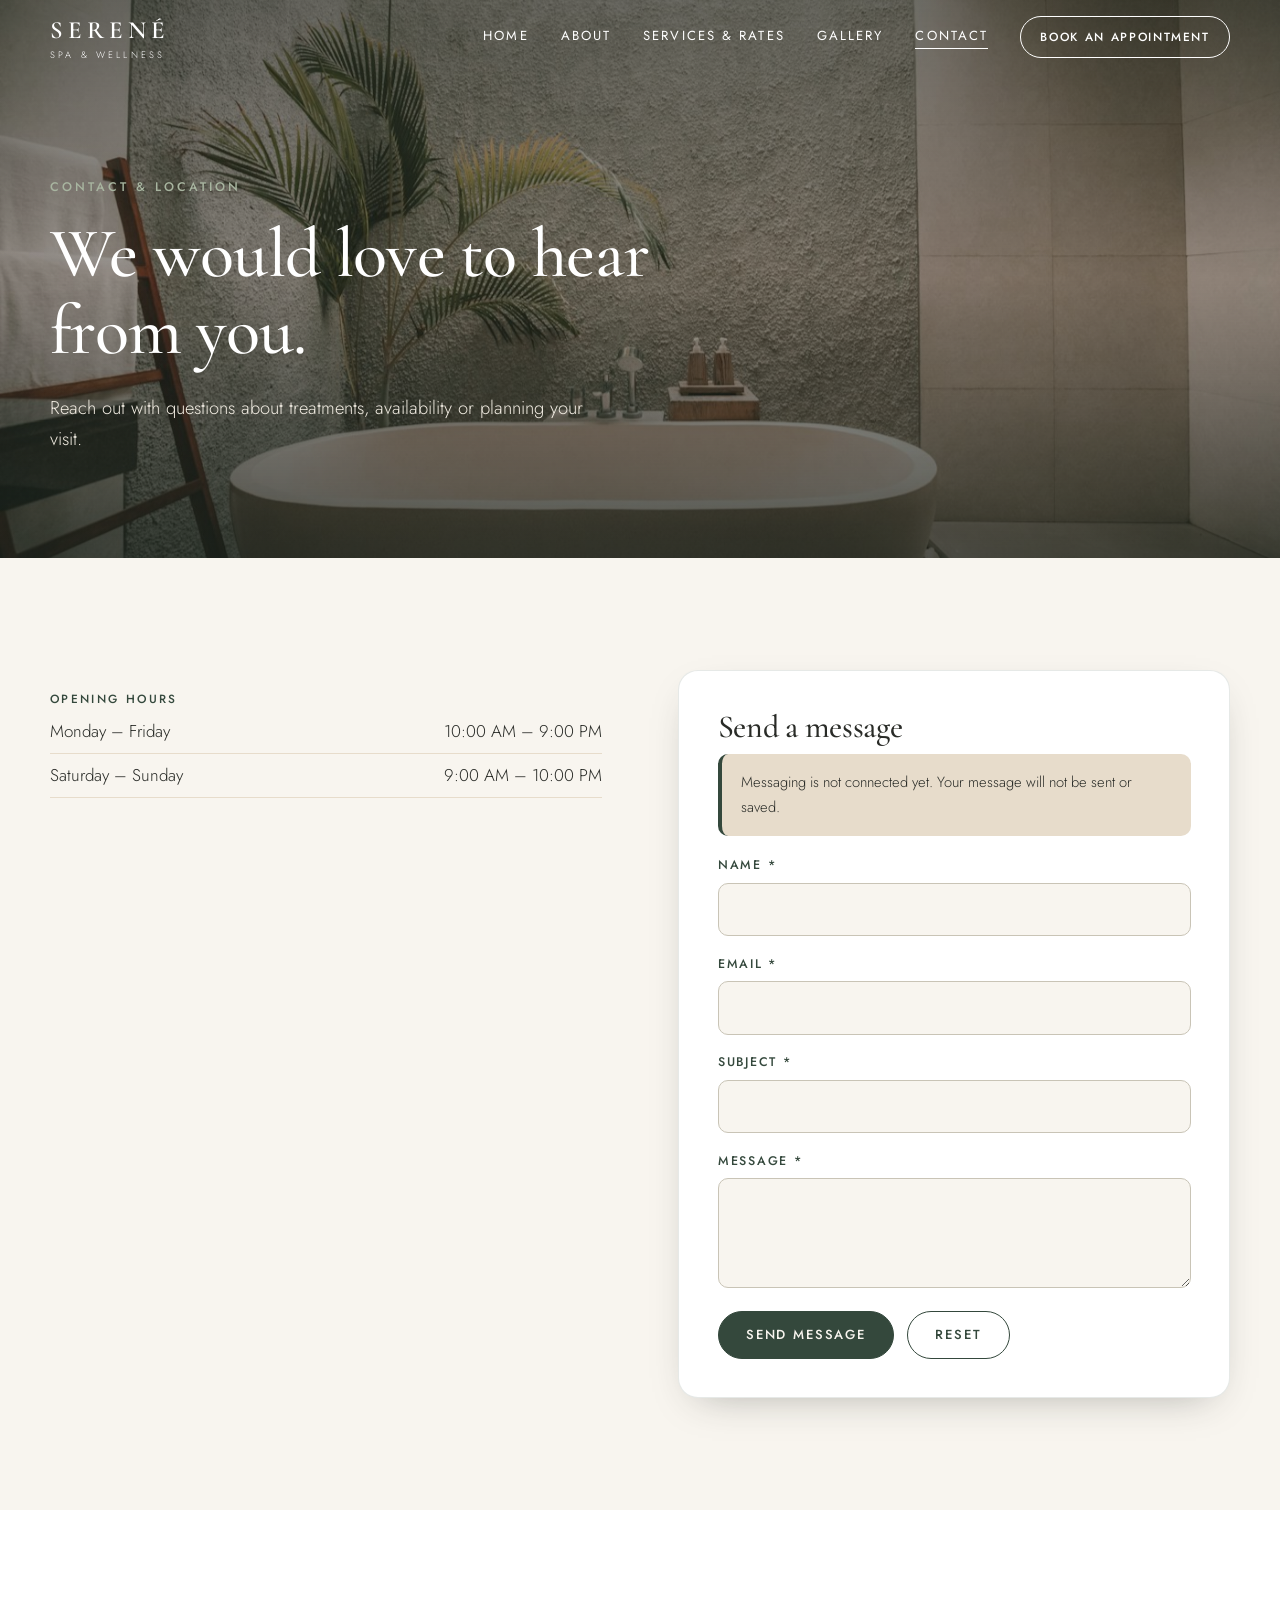
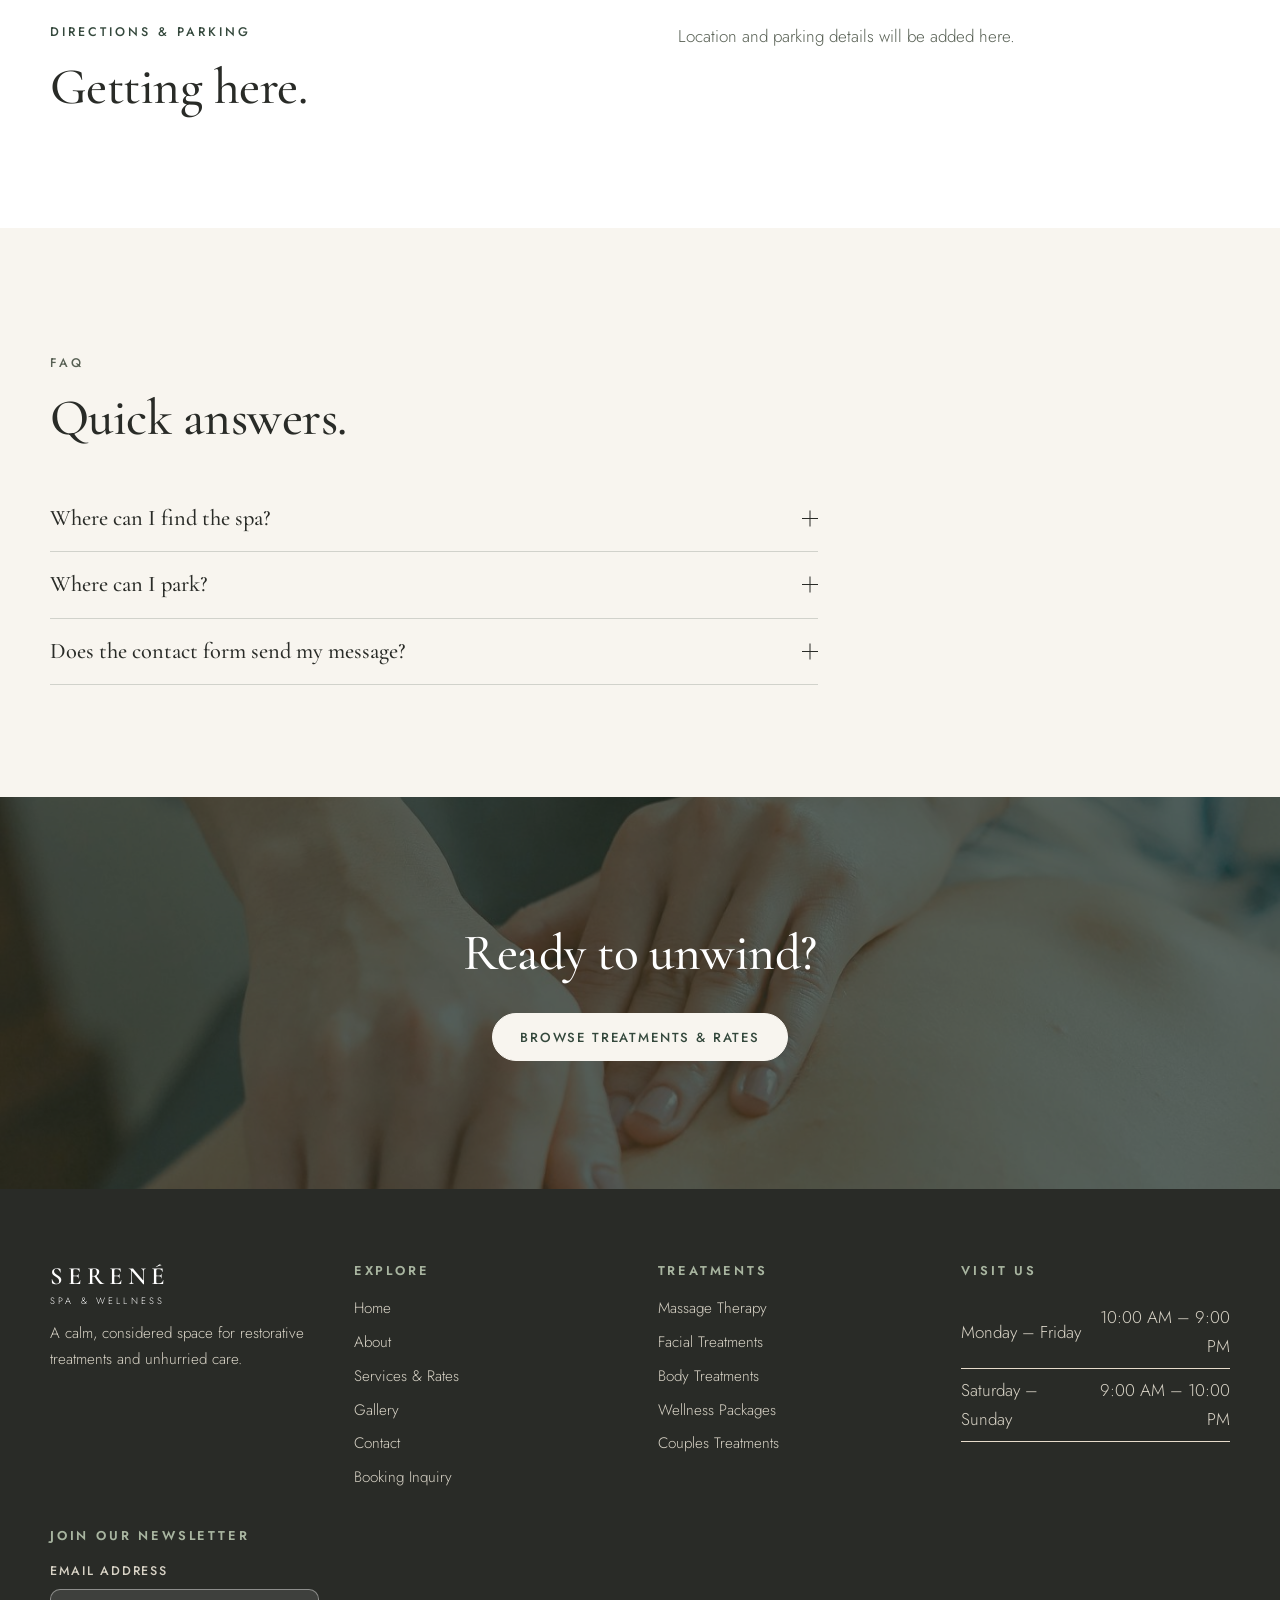
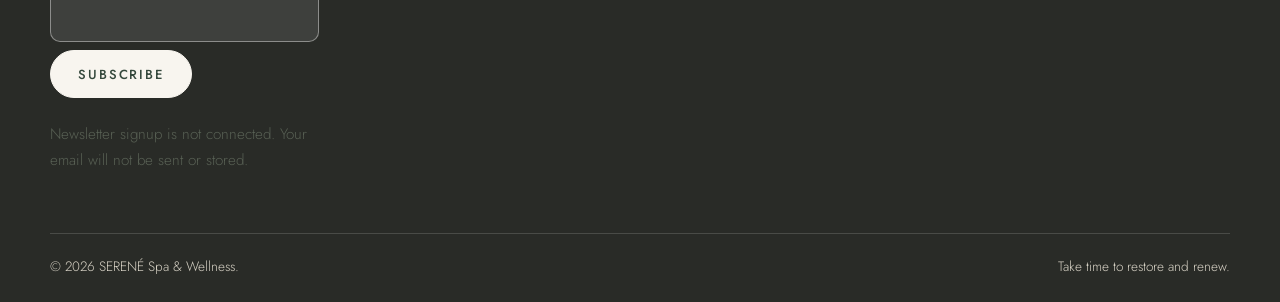
<file: contact.html>
<!DOCTYPE html>
<html lang="en">

<head>
    <meta charset="utf-8">
    <meta name="viewport" content="width=device-width,initial-scale=1">
    <title>Contact & Location | SERENÉ Spa & Wellness</title>
    <meta name="description"
        content="Find SERENÉ Spa & Wellness, review opening hours and prepare a message for our team.">
    <meta property="og:title" content="Contact & Location | SERENÉ Spa & Wellness">
    <meta property="og:description"
        content="Find SERENÉ Spa & Wellness, review opening hours and prepare a message for our team.">
    <meta property="og:type" content="website">
    <link rel="canonical" href="https://your-username.github.io/serene-spa/contact.html">
    <link rel="icon"
        href="data:image/svg+xml,%3Csvg xmlns='http://www.w3.org/2000/svg' viewBox='0 0 32 32'%3E%3Crect width='32' height='32' rx='8' fill='%2334483C'/%3E%3Ctext x='16' y='23' font-size='20' text-anchor='middle' fill='%23F8F5EF' font-family='serif'%3ES%3C/text%3E%3C/svg%3E">
    <link rel="preconnect" href="https://fonts.googleapis.com">
    <link rel="preconnect" href="https://fonts.gstatic.com" crossorigin>
    <link
        href="https://fonts.googleapis.com/css2?family=Cormorant+Garamond:ital,wght@0,400;0,500;0,600;1,400&family=Jost:wght@300;400;500&display=swap"
        rel="stylesheet">
    <link rel="stylesheet" href="css/styles.css">
    <script src="js/data.js" defer></script>
    <script src="js/main.js" defer></script>
</head>

<body data-page="contact" class="has-hero">
    <a class="skip" href="#main">Skip to content</a>
    <div id="site-header"></div>
    <noscript>
        <p style="padding:5rem 1.5rem 1rem">Please enable JavaScript to view the full site. You can also visit <a
                href="about.html">about</a>, <a href="services.html">services</a>, <a href="gallery.html">the
                gallery</a> or <a href="booking.html">booking</a>.</p>
    </noscript>
    <main id="main">
        <section class="hero hero--sub"><img class="hero__bg" data-img="towel" data-parallax
                alt="Folded towels and spa details" width="1600" height="900" fetchpriority="high">
            <div class="container hero__in">
                <p class="eyebrow" data-in>Contact & Location</p>
                <h1 data-in style="--d:.15s">We would love to hear from you.</h1>
                <p class="lead" data-in style="--d:.3s">Reach out with questions about treatments, availability or
                    planning your visit.</p>
            </div>
        </section>
        <section class="section">
            <div class="container split" style="align-items:start">
                <div data-reveal>
                    <dl class="info">
                        <div>
                            <dt>Address</dt>
                            <dd data-bind="contact.address"></dd>
                        </div>
                        <div>
                            <dt>Phone</dt>
                            <dd data-bind="contact.phone"></dd>
                        </div>
                        <div>
                            <dt>Email</dt>
                            <dd data-bind="contact.email"></dd>
                        </div>
                        <div>
                            <dt>Opening hours</dt>
                            <dd>
                                <table class="hours" data-hours></table>
                            </dd>
                        </div>
                        <div>
                            <dt>Social</dt>
                            <dd>
                                <div class="soc" data-social style="color:var(--forest)"></div>
                            </dd>
                        </div>
                    </dl>
                    <div class="map" data-map style="margin-top:1.5rem"></div>
                </div>
                <div class="formcard" data-reveal>
                    <h2 style="font-size:2rem;margin-bottom:.6rem">Send a message</h2>
                    <p class="notice" style="margin-bottom:1.2rem">Messaging is not connected yet. Your message will not
                        be sent or saved.</p>
                    <form id="cf" novalidate>
                        <div class="fgrid">
                            <div class="field"><label for="c-name">Name *</label><input id="c-name" required
                                    autocomplete="name"></div>
                            <div class="field"><label for="c-email">Email *</label><input id="c-email" type="email"
                                    required autocomplete="email"></div>
                            <div class="field"><label for="c-subject">Subject *</label><input id="c-subject" required>
                            </div>
                            <div class="field"><label for="c-msg">Message *</label><textarea id="c-msg" required
                                    minlength="10"></textarea></div>
                        </div>
                        <div class="row-btns"><button class="btn" type="submit">Send Message</button><button
                                class="btn btn--outline" type="reset">Reset</button></div>
                    </form>
                    <div id="cf-ok" hidden role="status">
                        <div class="ok">
                            <div class="tick" aria-hidden="true">✓</div>
                            <h2 tabindex="-1" style="font-size:1.8rem">Your message is ready.</h2>
                            <p>Messaging is not connected, so your message has not been sent or saved.</p>
                            <div class="row-btns" style="justify-content:center"><button class="btn btn--outline"
                                    id="cf-new" type="button">Write Another</button></div>
                        </div>
                    </div>
                </div>
            </div>
        </section>
        <section class="section section--white">
            <div class="container split" style="align-items:start">
                <div data-reveal>
                    <p class="eyebrow">Directions & parking</p>
                    <h2>Getting here.</h2>
                </div>
                <div data-reveal>
                    <p style="color:var(--muted)">Location and parking details will be added here.</p>
                </div>
            </div>
        </section>
        <section class="section">
            <div class="container">
                <header class="sec-h" data-reveal>
                    <p class="eyebrow">FAQ</p>
                    <h2>Quick answers.</h2>
                </header>
                <div id="faq-list" style="max-width:48rem"></div>
            </div>
        </section>
        <section class="band dark"><img data-img="stones" alt="" width="1600" height="900" loading="lazy">
            <div class="container" data-reveal>
                <h2>Ready to unwind?</h2>
                <div class="btns"><a class="btn btn--light" href="services.html">Browse Treatments & Rates</a></div>
            </div>
        </section>
    </main>
    <div id="site-footer"></div>
</body>

</html>
</file>
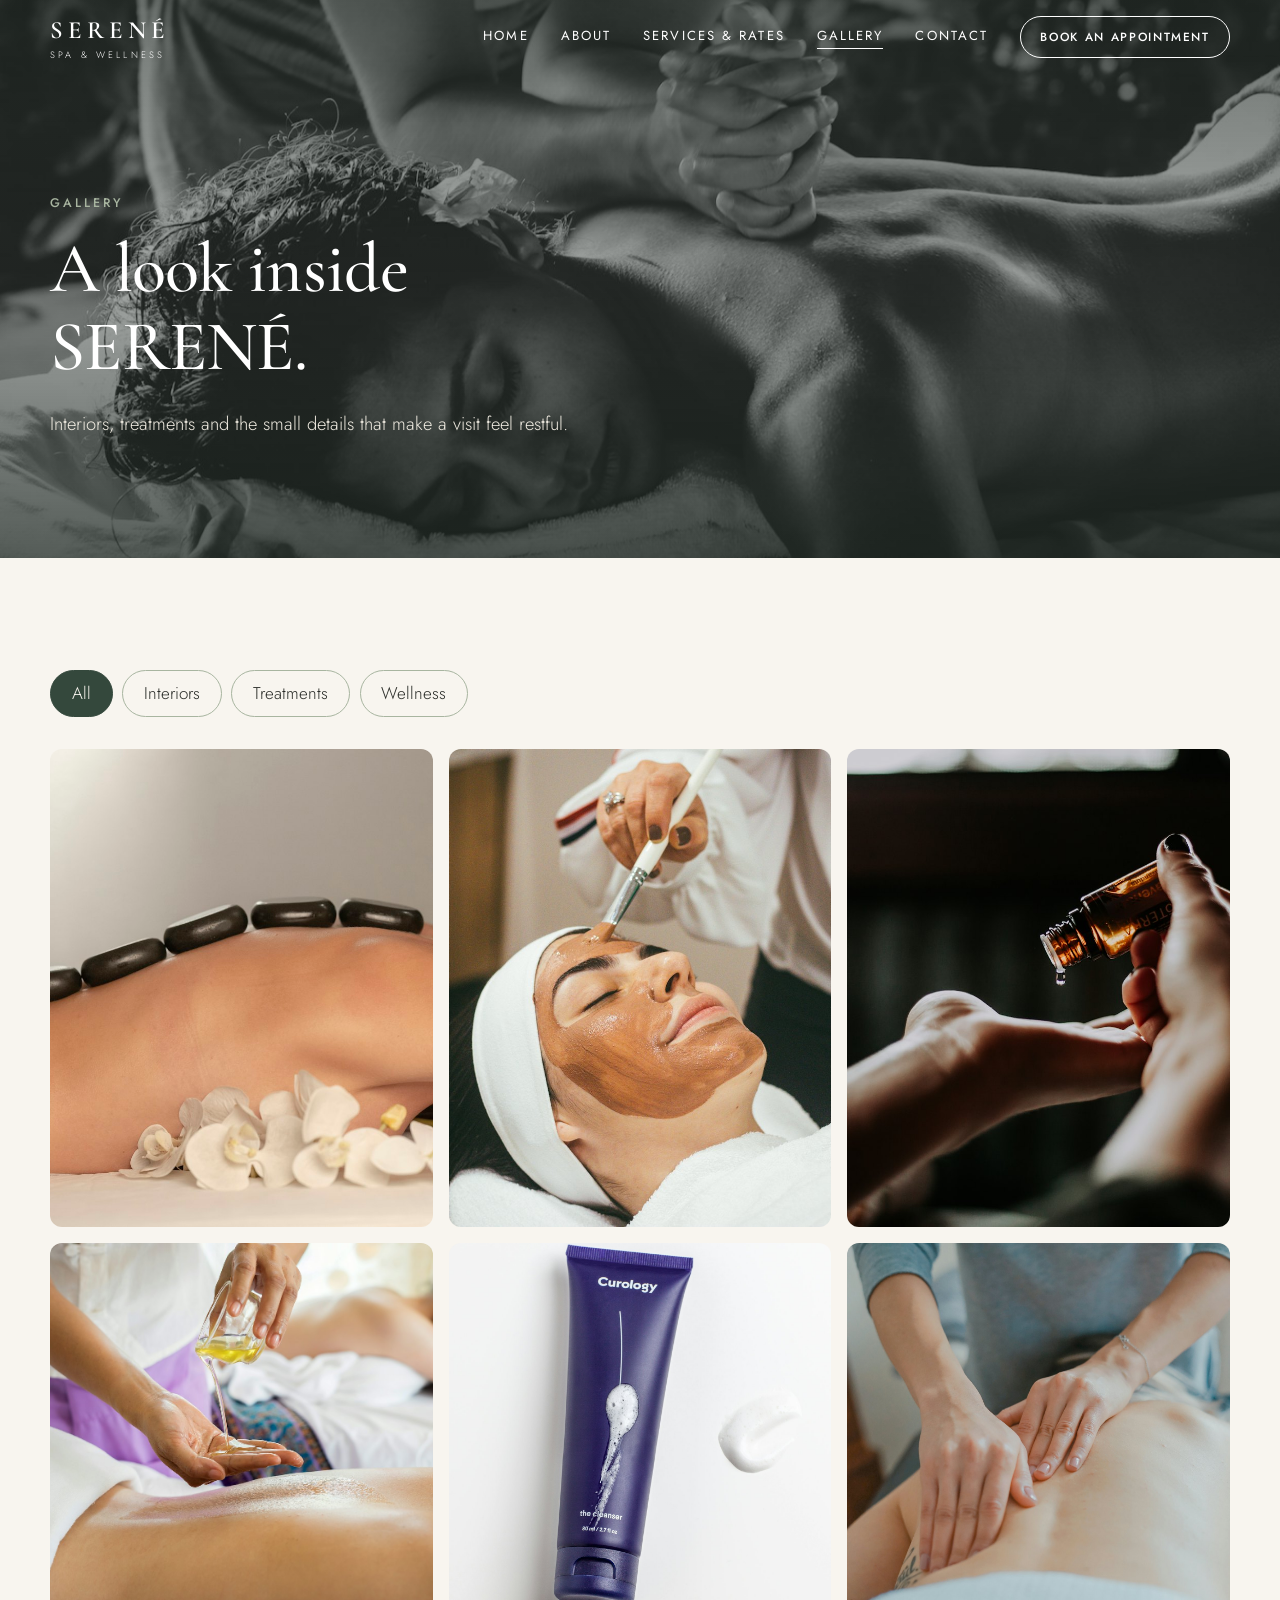
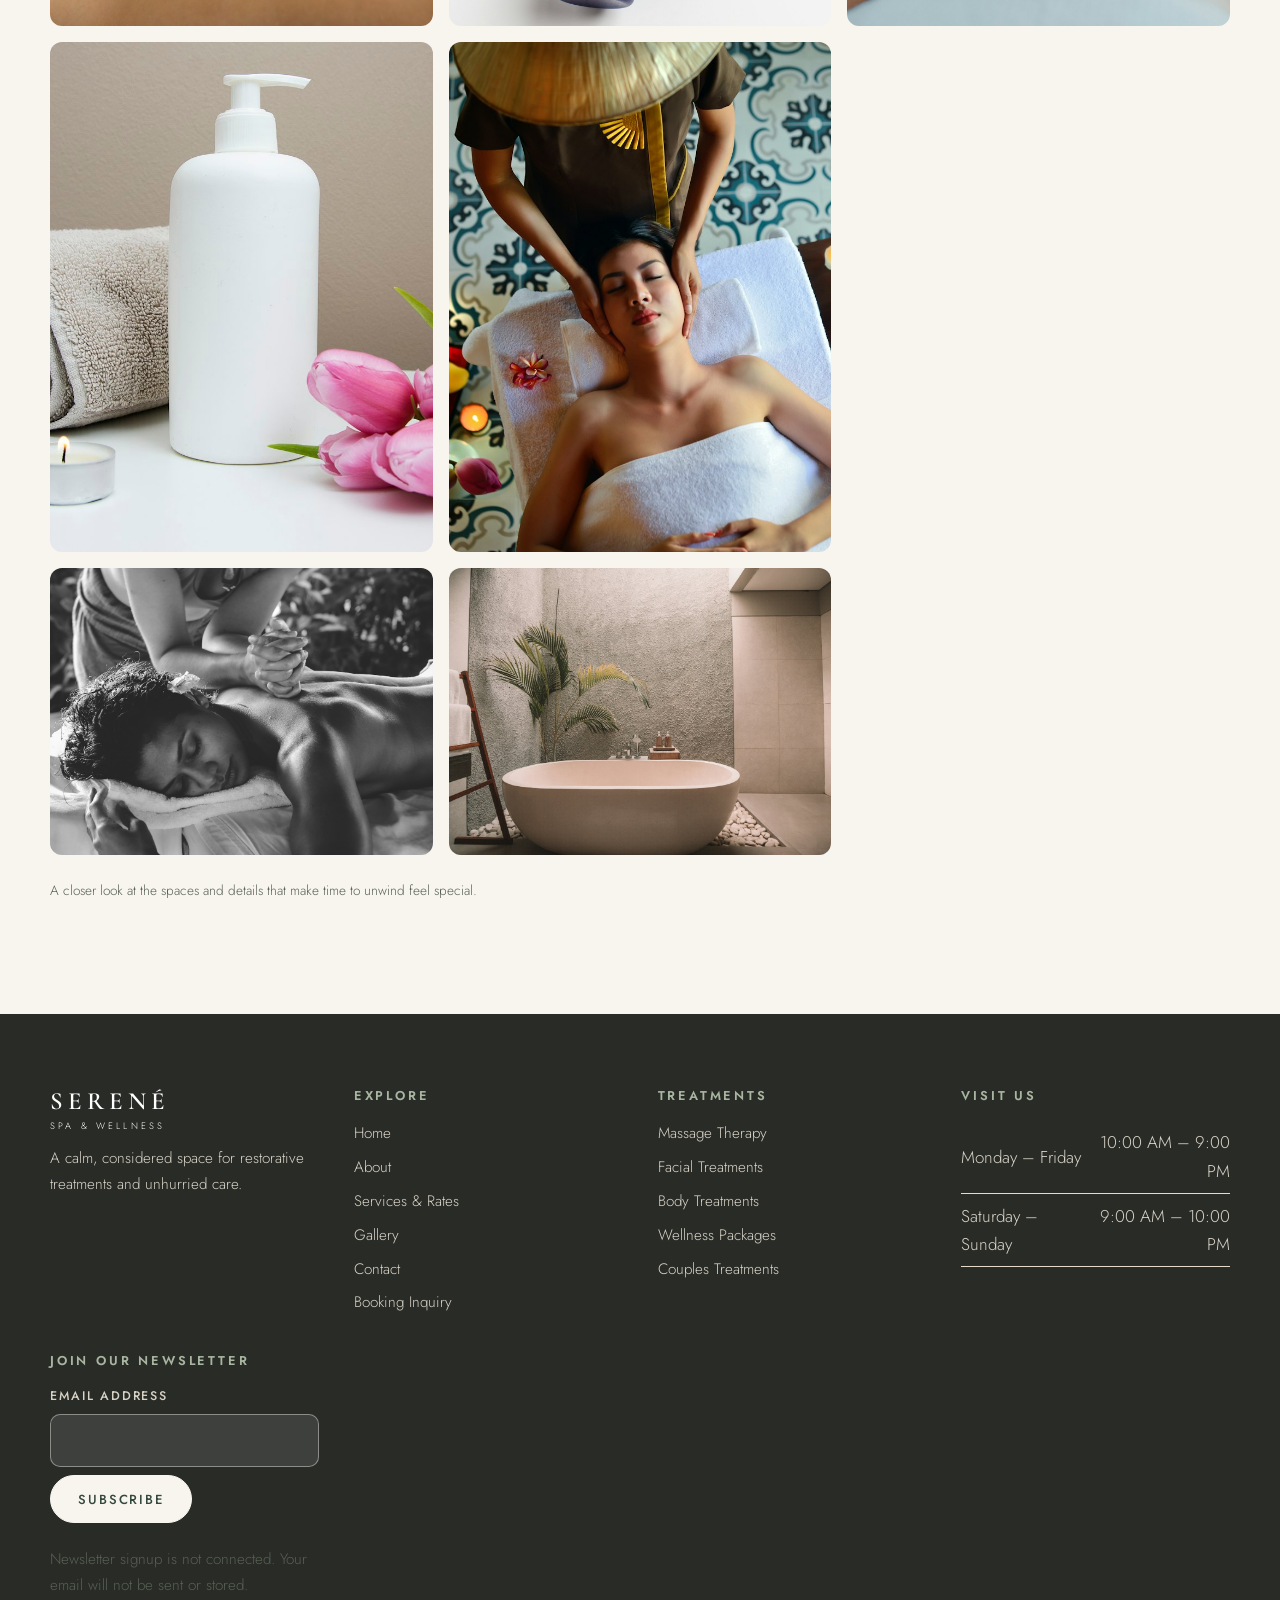
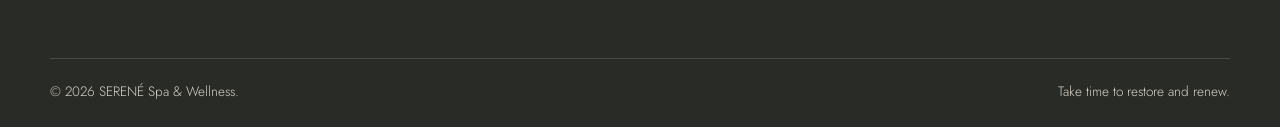
<file: gallery.html>
<!DOCTYPE html>
<html lang="en">

<head>
    <meta charset="utf-8">
    <meta name="viewport" content="width=device-width,initial-scale=1">
    <title>Gallery | SERENÉ Spa & Wellness</title>
    <meta name="description" content="Explore the interiors, treatments and calming details of SERENÉ Spa & Wellness.">
    <meta property="og:title" content="Gallery | SERENÉ Spa & Wellness">
    <meta property="og:description"
        content="Explore the interiors, treatments and calming details of SERENÉ Spa & Wellness.">
    <meta property="og:type" content="website">
    <link rel="canonical" href="https://your-username.github.io/serene-spa/gallery.html">
    <link rel="icon"
        href="data:image/svg+xml,%3Csvg xmlns='http://www.w3.org/2000/svg' viewBox='0 0 32 32'%3E%3Crect width='32' height='32' rx='8' fill='%2334483C'/%3E%3Ctext x='16' y='23' font-size='20' text-anchor='middle' fill='%23F8F5EF' font-family='serif'%3ES%3C/text%3E%3C/svg%3E">
    <link rel="preconnect" href="https://fonts.googleapis.com">
    <link rel="preconnect" href="https://fonts.gstatic.com" crossorigin>
    <link
        href="https://fonts.googleapis.com/css2?family=Cormorant+Garamond:ital,wght@0,400;0,500;0,600;1,400&family=Jost:wght@300;400;500&display=swap"
        rel="stylesheet">
    <link rel="stylesheet" href="css/styles.css">
    <script src="js/data.js" defer></script>
    <script src="js/main.js" defer></script>
</head>

<body data-page="gallery" class="has-hero">
    <a class="skip" href="#main">Skip to content</a>
    <div id="site-header"></div>
    <noscript>
        <p style="padding:5rem 1.5rem 1rem">Please enable JavaScript to view the full site. You can also visit <a
                href="about.html">about</a>, <a href="services.html">services</a>, <a href="booking.html">booking</a> or
            <a href="contact.html">contact</a>.</p>
    </noscript>
    <main id="main">
        <section class="hero hero--sub"><img class="hero__bg" data-img="lounge" data-parallax
                alt="Quiet spa relaxation lounge" width="1600" height="900" fetchpriority="high">
            <div class="container hero__in">
                <p class="eyebrow" data-in>Gallery</p>
                <h1 data-in style="--d:.15s">A look inside SERENÉ.</h1>
                <p class="lead" data-in style="--d:.3s">Interiors, treatments and the small details that make a visit
                    feel restful.</p>
            </div>
        </section>
        <section class="section">
            <div class="container">
                <div class="filters" role="group" aria-label="Filter gallery"><button type="button" data-f="all"
                        aria-pressed="true">All</button><button type="button" data-f="interiors"
                        aria-pressed="false">Interiors</button><button type="button" data-f="treatments"
                        aria-pressed="false">Treatments</button><button type="button" data-f="wellness"
                        aria-pressed="false">Wellness</button></div>
                <div class="masonry" id="masonry"></div>
                <p class="site-note">A closer look at the spaces and details that make time to unwind feel special.</p>
            </div>
        </section>
        <dialog class="lb" id="lb" aria-label="Image viewer"><button class="x" id="lb-x" type="button"
                aria-label="Close">✕</button><button class="pv" id="lb-prev" type="button"
                aria-label="Previous image">‹</button>
            <figure><img id="lb-img" alt="" width="1100" height="800">
                <figcaption id="lb-cap"></figcaption>
            </figure><button class="nx" id="lb-next" type="button" aria-label="Next image">›</button>
        </dialog>
    </main>
    <div id="site-footer"></div>
</body>

</html>
</file>
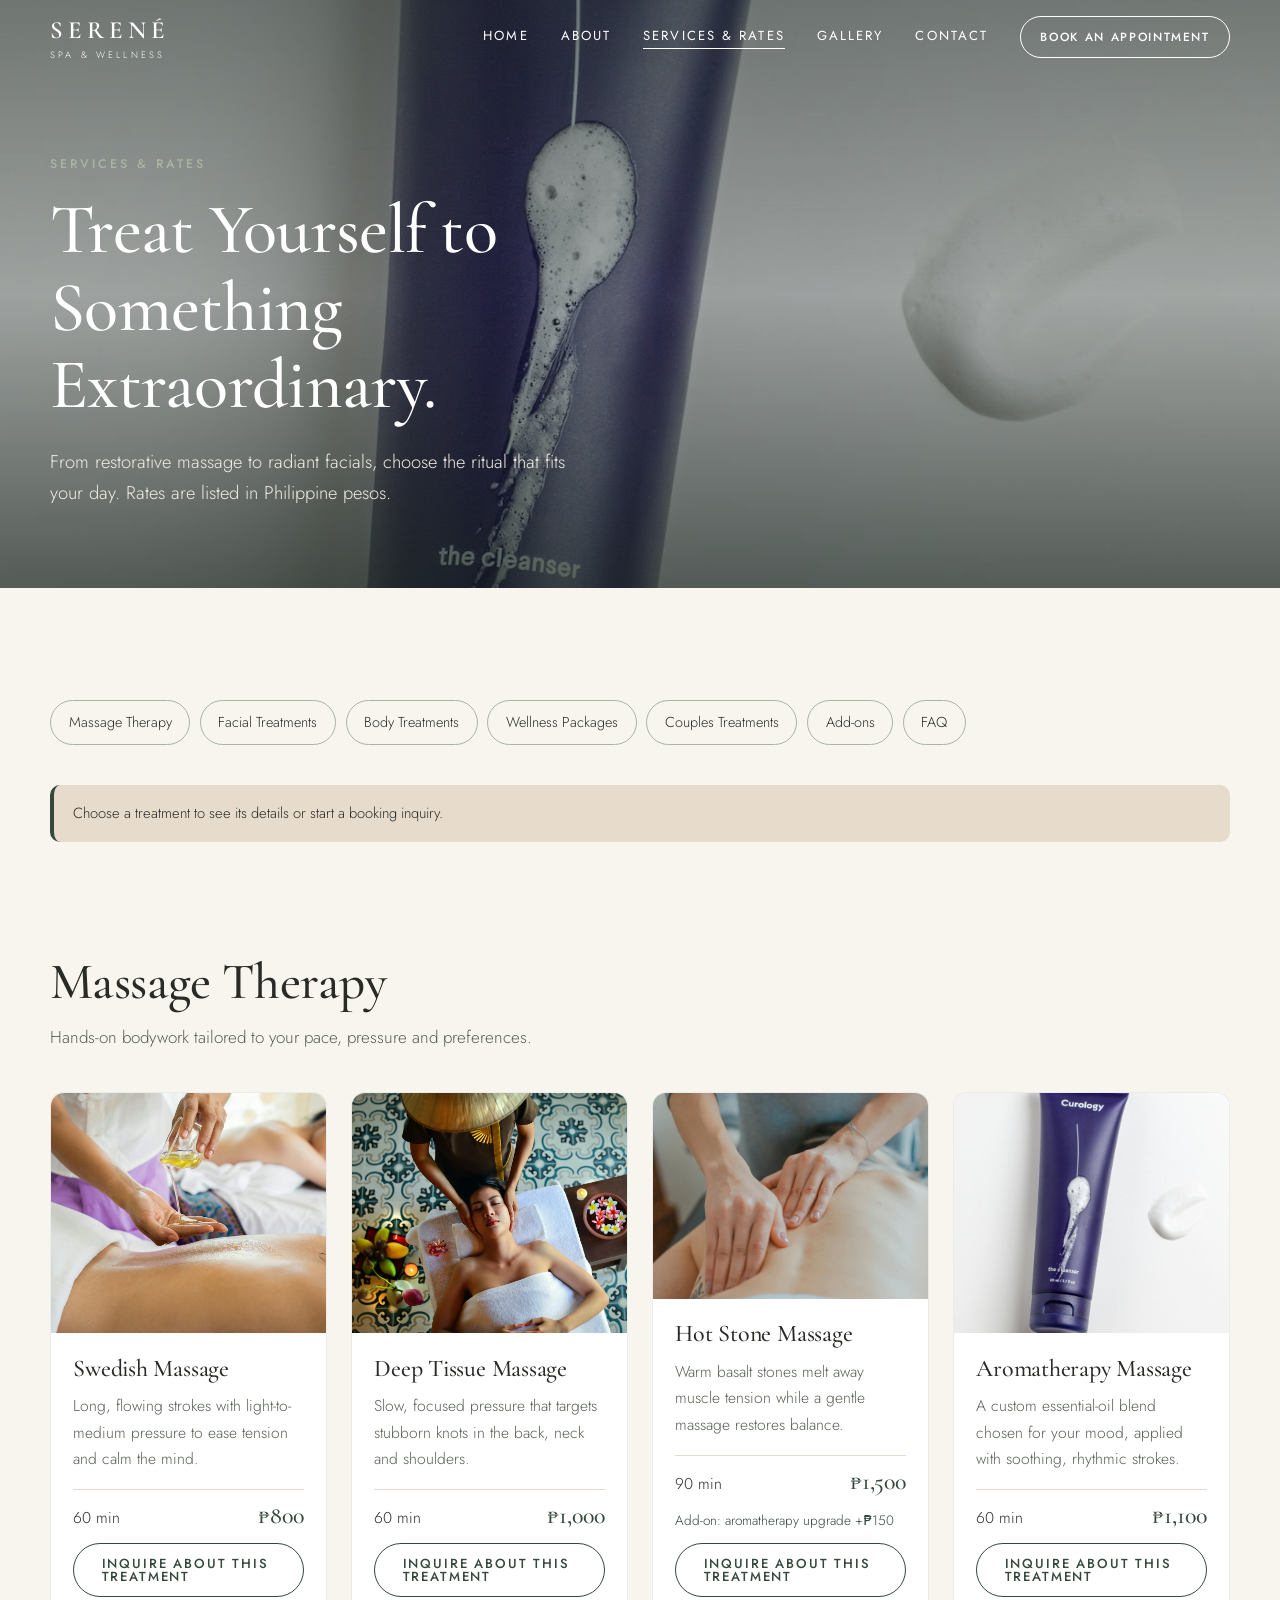
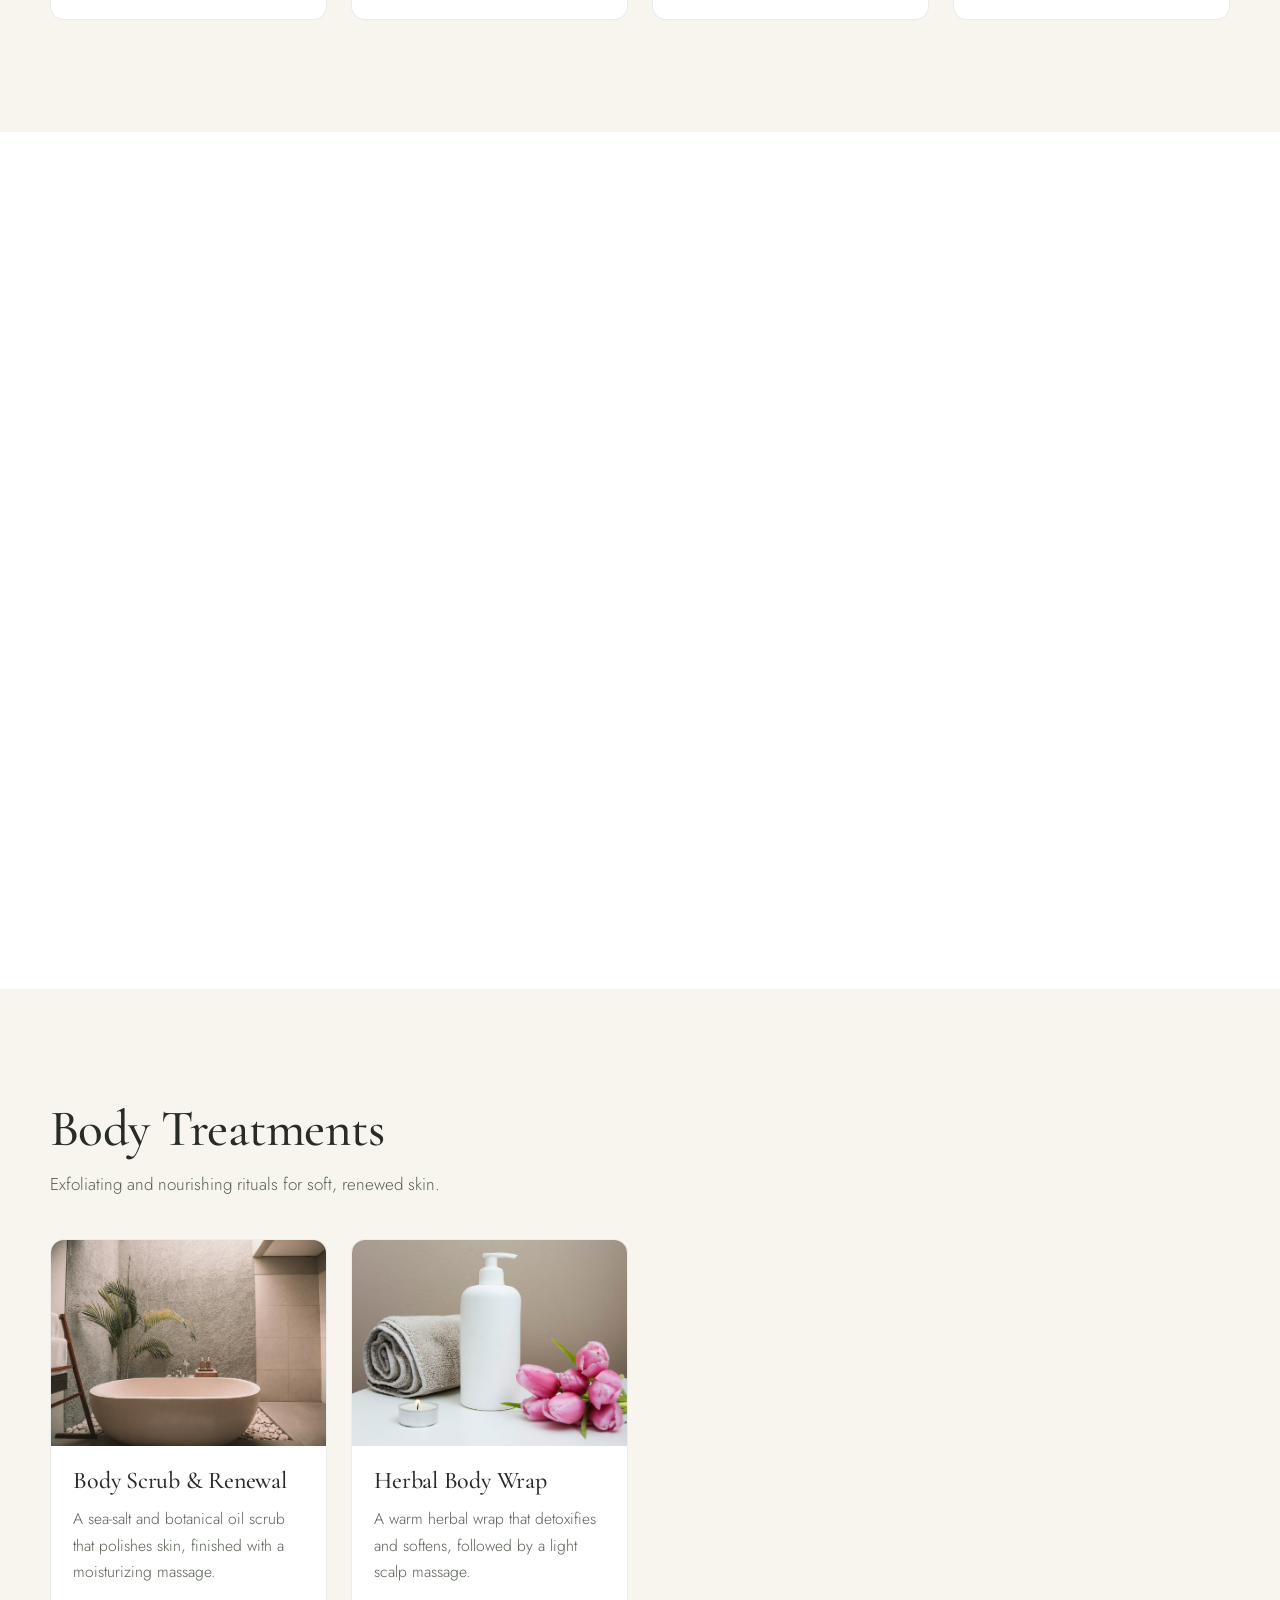
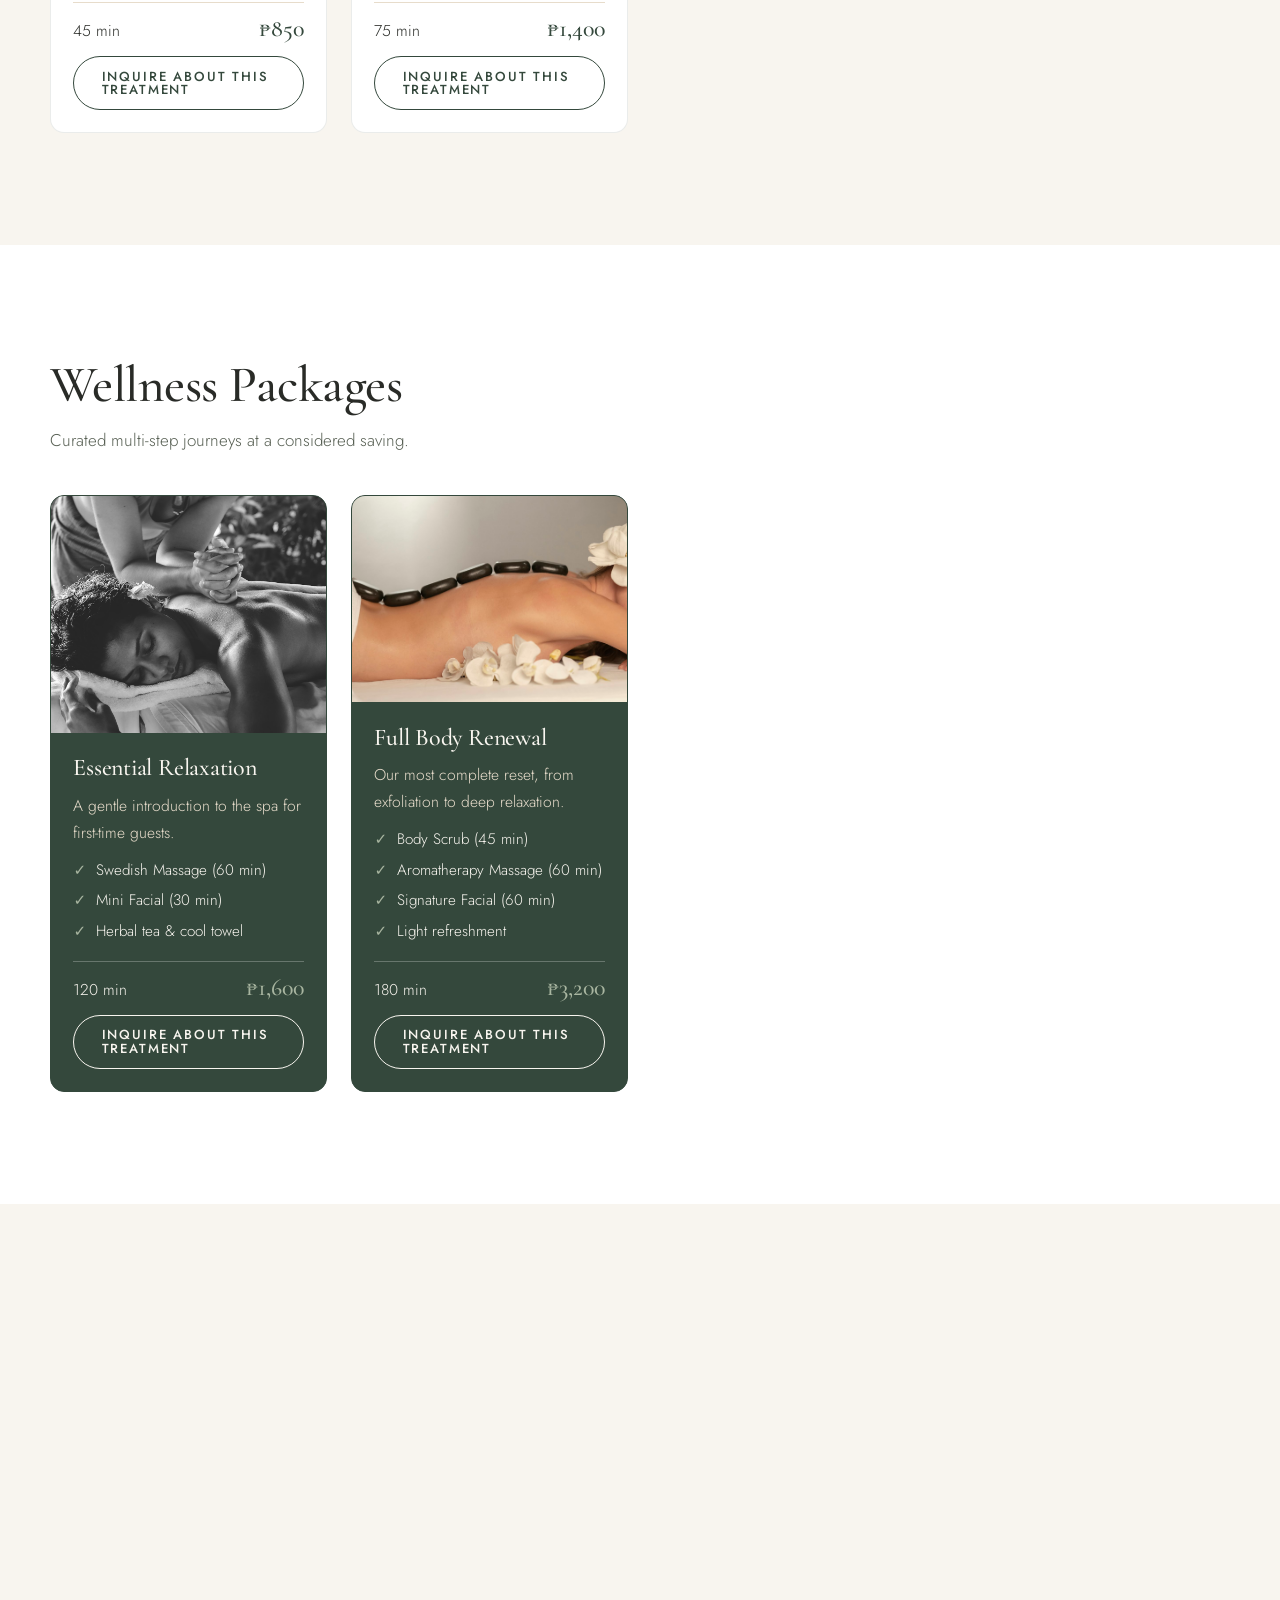
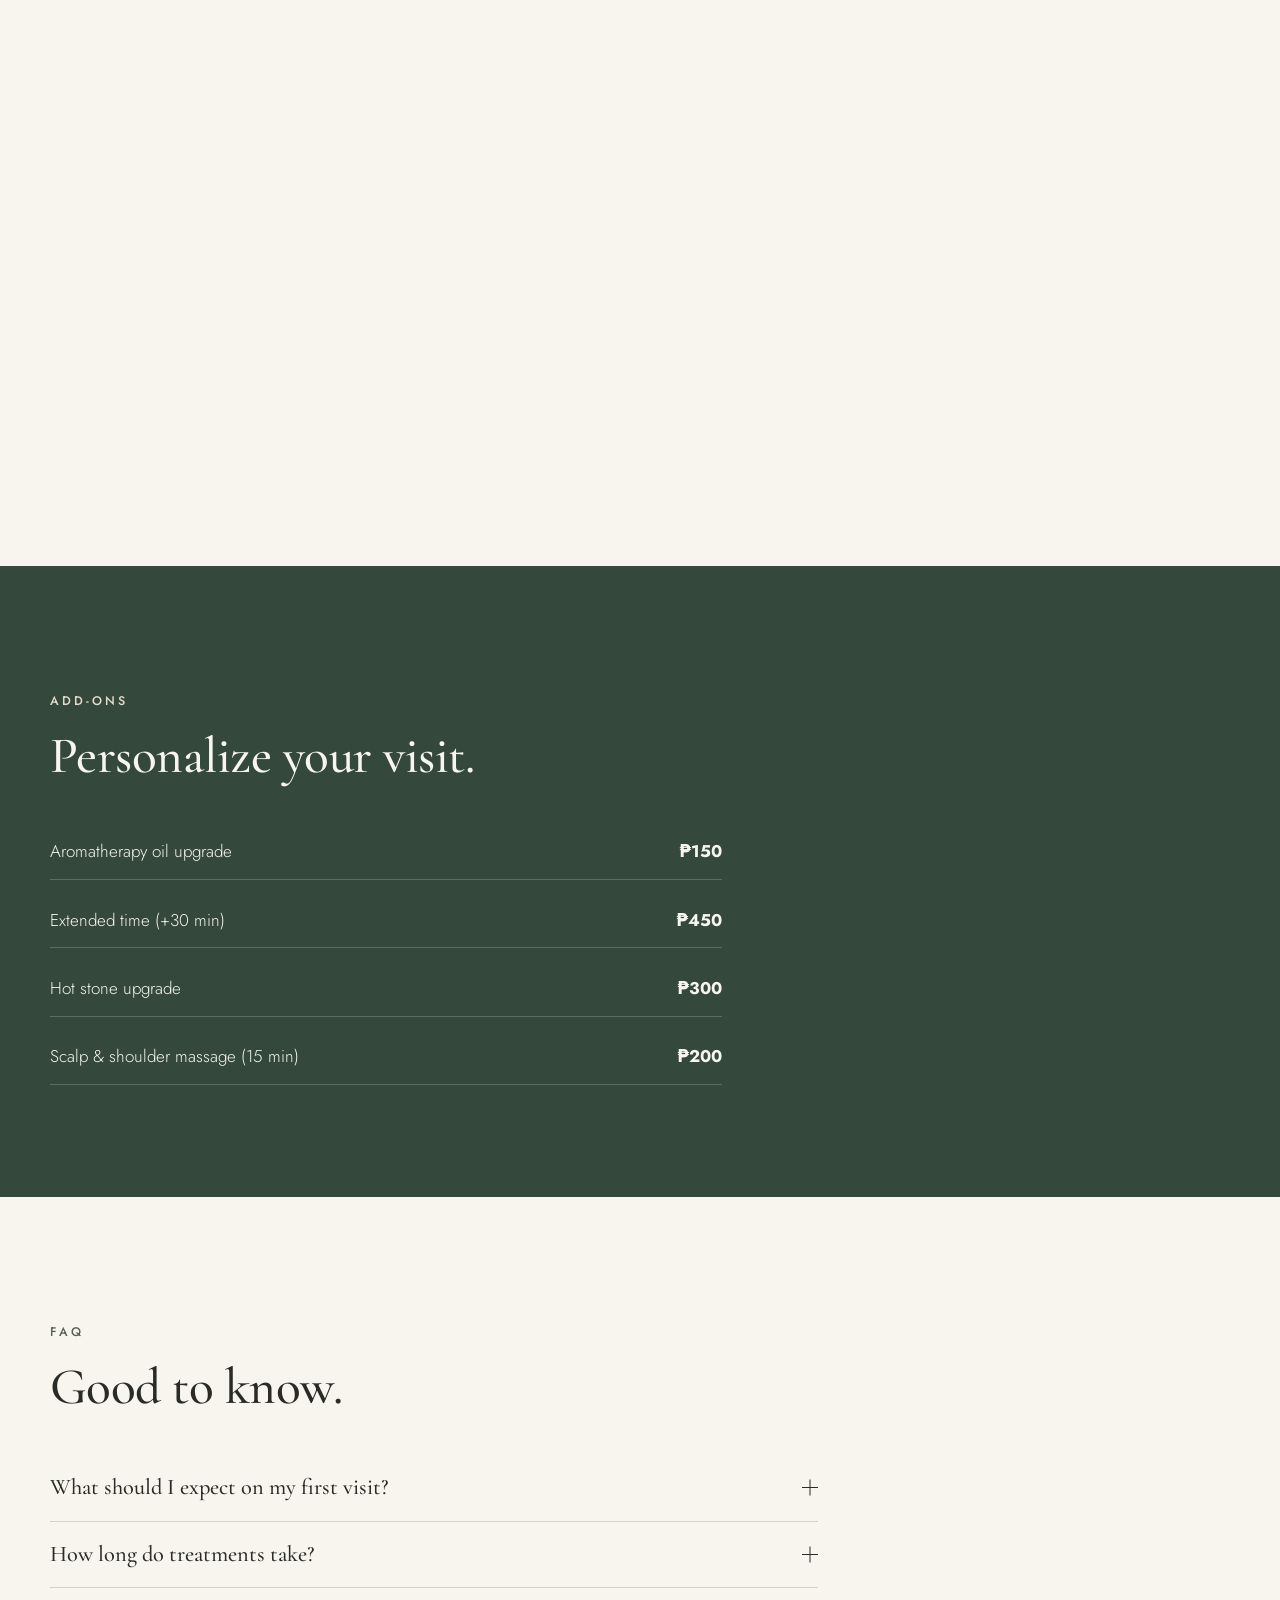
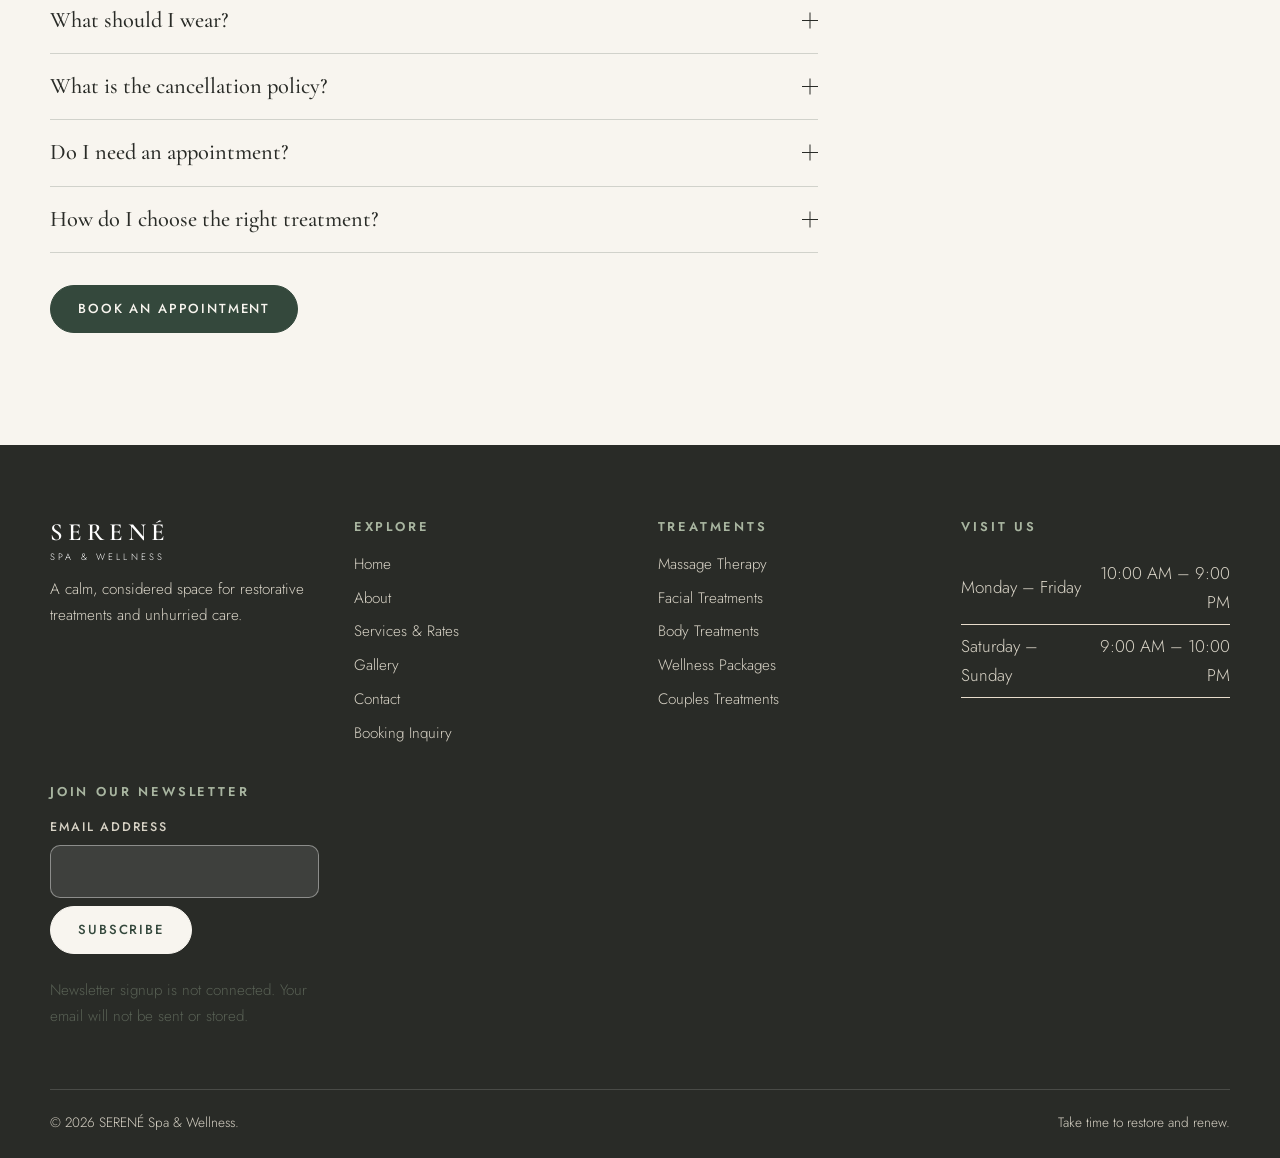
<file: services.html>
<!DOCTYPE html>
<html lang="en">

<head>
    <meta charset="utf-8">
    <meta name="viewport" content="width=device-width,initial-scale=1">
    <title>Services & Rates | SERENÉ Spa & Wellness</title>
    <meta name="description"
        content="Explore massage, facial, body, wellness package and couples treatments at SERENÉ Spa & Wellness.">
    <meta property="og:title" content="Services & Rates | SERENÉ Spa & Wellness">
    <meta property="og:description"
        content="Explore massage, facial, body, wellness package and couples treatments at SERENÉ Spa & Wellness.">
    <meta property="og:type" content="website">
    <link rel="canonical" href="https://your-username.github.io/serene-spa/services.html">
    <link rel="icon"
        href="data:image/svg+xml,%3Csvg xmlns='http://www.w3.org/2000/svg' viewBox='0 0 32 32'%3E%3Crect width='32' height='32' rx='8' fill='%2334483C'/%3E%3Ctext x='16' y='23' font-size='20' text-anchor='middle' fill='%23F8F5EF' font-family='serif'%3ES%3C/text%3E%3C/svg%3E">
    <link rel="preconnect" href="https://fonts.googleapis.com">
    <link rel="preconnect" href="https://fonts.gstatic.com" crossorigin>
    <link
        href="https://fonts.googleapis.com/css2?family=Cormorant+Garamond:ital,wght@0,400;0,500;0,600;1,400&family=Jost:wght@300;400;500&display=swap"
        rel="stylesheet">
    <link rel="stylesheet" href="css/styles.css">
    <script src="js/data.js" defer></script>
    <script src="js/main.js" defer></script>
</head>

<body data-page="services" class="has-hero">
    <a class="skip" href="#main">Skip to content</a>
    <div id="site-header"></div>
    <noscript>
        <p style="padding:5rem 1.5rem 1rem">Please enable JavaScript to view the full site. You can also visit <a
                href="about.html">about</a>, <a href="gallery.html">the gallery</a>, <a href="booking.html">booking</a>
            or <a href="contact.html">contact</a>.</p>
    </noscript>
    <main id="main">
        <section class="hero hero--sub"><img class="hero__bg" data-img="oils" data-parallax
                alt="Essential oils and spa treatment products" width="1600" height="900" fetchpriority="high">
            <div class="container hero__in">
                <p class="eyebrow" data-in>Services & Rates</p>
                <h1 data-in style="--d:.15s">Treat Yourself to Something Extraordinary.</h1>
                <p class="lead" data-in style="--d:.3s">From restorative massage to radiant facials, choose the ritual
                    that fits your day. Rates are listed in Philippine pesos.</p>
            </div>
        </section>
        <section class="section" style="padding-bottom:0">
            <div class="container">
                <nav class="chips" id="catnav" aria-label="Treatment categories"></nav>
                <p class="notice">Choose a treatment to see its details or start a booking inquiry.</p>
            </div>
        </section>
        <div id="cats"></div>
        <section class="section dark" id="addons">
            <div class="container">
                <header class="sec-h" data-reveal>
                    <p class="eyebrow">Add-ons</p>
                    <h2>Personalize your visit.</h2>
                </header>
                <ul class="addons" id="addlist"></ul>
            </div>
        </section>
        <section class="section" id="faq">
            <div class="container">
                <header class="sec-h" data-reveal>
                    <p class="eyebrow">FAQ</p>
                    <h2>Good to know.</h2>
                </header>
                <div id="faq-list" style="max-width:48rem"></div>
                <div class="btns"><a class="btn" href="booking.html">Book an Appointment</a></div>
            </div>
        </section>
    </main>
    <div id="site-footer"></div>
</body>

</html>
</file>
<file: css/styles.css>
/* SERENÉ Spa — edit the palette in :root */
:root {
    --ivory: #F8F5EF;
    --sage: #A8B5A0;
    --forest: #34483C;
    --sand: #E7DCCB;
    --charcoal: #292B27;
    --white: #fff;
    --muted: #586054;
    --serif: 'Cormorant Garamond', Georgia, serif;
    --sans: 'Jost', system-ui, sans-serif;
    --ease: cubic-bezier(.22, .61, .36, 1);
    --r: 14px;
    --sh: 0 14px 40px -20px rgba(41, 43, 39, .4);
    --hh: 74px
}

*,
*::before,
*::after {
    box-sizing: border-box
}

* {
    margin: 0
}

html {
    scroll-behavior: smooth;
    scroll-padding-top: 90px
}

body {
    font: 300 1.0625rem/1.7 var(--sans);
    color: var(--charcoal);
    background: var(--ivory);
    overflow-x: hidden;
    animation: fadeIn .6s var(--ease) backwards
}

body.lock {
    overflow: hidden
}

body.leaving {
    opacity: 0;
    transition: opacity .25s
}

body:not(.has-hero) main {
    padding-top: var(--hh)
}

img {
    display: block;
    max-width: 100%;
    height: auto
}

a {
    color: inherit
}

:focus-visible {
    outline: 2px solid var(--forest);
    outline-offset: 3px;
    border-radius: 4px
}

.dark :focus-visible,
.site-footer :focus-visible,
.hero :focus-visible,
.lb :focus-visible {
    outline-color: var(--ivory)
}

.skip {
    position: absolute;
    left: -999px;
    top: 0;
    background: var(--forest);
    color: #fff;
    padding: .6rem 1rem;
    z-index: 100
}

.skip:focus {
    left: 0
}

h1,
h2,
h3,
h4 {
    font-family: var(--serif);
    font-weight: 500;
    line-height: 1.1;
    letter-spacing: -.01em
}

h1 {
    font-size: clamp(2.6rem, 7.5vw, 5.4rem)
}

h2 {
    font-size: clamp(2rem, 4.6vw, 3.2rem)
}

h3 {
    font-size: 1.5rem
}

.container {
    width: min(100% - 2.5rem, 1180px);
    margin-inline: auto
}

.section {
    padding: clamp(3.5rem, 9vw, 7rem) 0
}

.section--sand {
    background: var(--sand)
}

.section--white {
    background: var(--white)
}

.dark {
    background: var(--forest);
    color: var(--ivory)
}

.eyebrow {
    font-size: .78rem;
    letter-spacing: .24em;
    text-transform: uppercase;
    font-weight: 500;
    color: var(--forest);
    margin-bottom: 1rem
}

.dark .eyebrow,
.hero .eyebrow {
    color: var(--sage)
}

.lead {
    font-size: 1.15rem;
    max-width: 34rem
}

.sec-h {
    max-width: 40rem;
    margin-bottom: 2.5rem
}

.sec-h p {
    color: var(--muted);
    margin-top: .8rem
}

.dark .sec-h p {
    color: var(--sand)
}

.center {
    text-align: center;
    margin-inline: auto
}

.btn {
    display: inline-flex;
    align-items: center;
    justify-content: center;
    min-height: 48px;
    padding: .8rem 1.7rem;
    border-radius: 999px;
    background: var(--forest);
    color: var(--ivory);
    border: 1px solid var(--forest);
    text-decoration: none;
    font: 500 .82rem/1 var(--sans);
    letter-spacing: .14em;
    text-transform: uppercase;
    cursor: pointer;
    transition: background .35s, color .35s, transform .35s var(--ease), box-shadow .35s
}

.btn:hover {
    transform: translateY(-2px);
    box-shadow: var(--sh)
}

.btn--outline {
    background: transparent;
    color: var(--forest)
}

.btn--outline:hover {
    background: var(--forest);
    color: var(--ivory)
}

.btn--ghost {
    background: transparent;
    color: #fff;
    border-color: rgba(255, 255, 255, .7)
}

.btn--ghost:hover {
    background: #fff;
    color: var(--forest)
}

.btn--light {
    background: var(--ivory);
    color: var(--forest);
    border-color: var(--ivory)
}

.btn--sm {
    min-height: 42px;
    padding: .65rem 1.2rem;
    font-size: .74rem
}

.btn.is-off {
    opacity: .55;
    cursor: not-allowed;
    transform: none;
    box-shadow: none
}

.btns {
    display: flex;
    flex-wrap: wrap;
    gap: .9rem;
    margin-top: 2rem
}

.ulink {
    text-decoration: none;
    background: linear-gradient(currentColor, currentColor) 0 100%/0 1px no-repeat;
    transition: background-size .4s var(--ease)
}

.ulink:hover {
    background-size: 100% 1px
}

/* header */
.site-header {
    position: fixed;
    inset: 0 0 auto;
    z-index: 50;
    height: var(--hh);
    color: var(--forest);
    background: rgba(248, 245, 239, .96);
    box-shadow: 0 1px 0 rgba(52, 72, 60, .12);
    transition: background .4s, color .4s, box-shadow .4s;
    animation: hdr .8s var(--ease) backwards
}

.has-hero .site-header:not(.solid):not(.menu-open) {
    background: transparent;
    color: #fff;
    box-shadow: none
}

.site-header.menu-open {
    color: var(--forest);
    background: var(--ivory)
}

.bar {
    display: flex;
    align-items: center;
    justify-content: space-between;
    height: 100%
}

.brand {
    display: flex;
    flex-direction: column;
    text-decoration: none;
    line-height: 1;
    position: relative;
    z-index: 2
}

.brand span {
    font: 600 1.55rem var(--serif);
    letter-spacing: .2em
}

.brand small {
    font-size: .58rem;
    letter-spacing: .34em;
    text-transform: uppercase;
    margin-top: .3rem
}

.burger {
    position: relative;
    z-index: 2;
    width: 48px;
    height: 48px;
    background: none;
    border: 0;
    color: inherit;
    cursor: pointer
}

.burger i {
    position: absolute;
    left: 12px;
    width: 24px;
    height: 1.5px;
    background: currentColor;
    transition: transform .4s var(--ease), opacity .3s
}

.burger i:nth-child(1) {
    top: 18px
}

.burger i:nth-child(2) {
    top: 24px
}

.burger i:nth-child(3) {
    top: 30px
}

.burger[aria-expanded=true] i:nth-child(1) {
    transform: translateY(6px) rotate(45deg)
}

.burger[aria-expanded=true] i:nth-child(2) {
    opacity: 0
}

.burger[aria-expanded=true] i:nth-child(3) {
    transform: translateY(-6px) rotate(-45deg)
}

.nav {
    position: fixed;
    inset: 0;
    background: var(--ivory);
    display: flex;
    flex-direction: column;
    align-items: center;
    justify-content: center;
    gap: 1.4rem;
    opacity: 0;
    visibility: hidden;
    transform: translateY(-12px);
    transition: opacity .4s, transform .5s var(--ease), visibility 0s .5s
}

.nav.open {
    opacity: 1;
    visibility: visible;
    transform: none;
    transition-delay: 0s
}

.nav a:not(.btn) {
    font: 500 2rem var(--serif);
    text-decoration: none;
    color: var(--forest)
}

.nav a[aria-current=page]:not(.btn) {
    text-decoration: underline;
    text-underline-offset: 8px;
    text-decoration-thickness: 1px
}

/* hero */
.hero {
    position: relative;
    min-height: 100svh;
    display: flex;
    align-items: center;
    color: #fff;
    overflow: hidden;
    background: var(--forest)
}

.hero--sub {
    min-height: 62svh;
    padding-top: var(--hh)
}

.hero__bg {
    position: absolute;
    inset: -8% 0;
    width: 100%;
    height: 116%;
    object-fit: cover;
    will-change: transform
}

.hero::after {
    content: "";
    position: absolute;
    inset: 0;
    background: linear-gradient(180deg, rgba(24, 34, 28, .6), rgba(24, 34, 28, .38) 50%, rgba(24, 34, 28, .72))
}

.hero__in {
    position: relative;
    z-index: 2;
    padding-block: 5rem
}

.hero h1 {
    max-width: 12ch
}

.hero--sub h1 {
    font-size: clamp(2.4rem, 6vw, 4.4rem);
    max-width: 18ch
}

.hero .lead {
    margin-top: 1.4rem;
    color: #f1ece2
}

.hero [data-in] {
    animation: rise 1s var(--ease) backwards;
    animation-delay: var(--d, 0s)
}

.scroll {
    position: absolute;
    z-index: 2;
    left: 50%;
    bottom: 1.6rem;
    width: 26px;
    height: 44px;
    margin-left: -13px;
    border: 1px solid rgba(255, 255, 255, .7);
    border-radius: 20px
}

.scroll span {
    position: absolute;
    left: 50%;
    top: 8px;
    width: 3px;
    height: 8px;
    margin-left: -1.5px;
    border-radius: 2px;
    background: #fff;
    animation: dot 2.2s var(--ease) infinite
}

/* layout bits */
.split {
    display: grid;
    gap: 2.5rem;
    align-items: center
}

.mask {
    overflow: hidden;
    border-radius: var(--r);
    aspect-ratio: 4/5
}

.mask img {
    width: 100%;
    height: 100%;
    object-fit: cover
}

.zoom {
    display: block;
    overflow: hidden
}

.zoom img {
    width: 100%;
    height: 100%;
    object-fit: cover;
    transition: transform 1s var(--ease)
}

.zoom:hover img {
    transform: scale(1.06)
}

.grid {
    display: grid;
    gap: 1.5rem;
    grid-template-columns: repeat(auto-fill, minmax(min(100%, 17rem), 1fr))
}

.card {
    display: flex;
    flex-direction: column;
    background: var(--white);
    border: 1px solid rgba(52, 72, 60, .1);
    border-radius: var(--r);
    overflow: hidden;
    transition: transform .45s var(--ease), box-shadow .45s
}

.card:hover {
    transform: translateY(-6px);
    box-shadow: var(--sh)
}

.card figure {
    aspect-ratio: 4/3;
    overflow: hidden
}

.card .zoom {
    height: 100%
}

.card__b {
    display: flex;
    flex-direction: column;
    gap: .7rem;
    padding: 1.4rem;
    flex: 1
}

.card__b p {
    color: var(--muted);
    font-size: .98rem
}

.card__b .btn,
.card__b .ulink {
    margin-top: auto;
    align-self: flex-start
}

.meta {
    display: flex;
    justify-content: space-between;
    align-items: baseline;
    border-top: 1px solid var(--sand);
    padding-top: .7rem;
    margin-top: .3rem;
    color: var(--charcoal) !important
}

.meta strong {
    font: 500 1.5rem var(--serif);
    color: var(--forest)
}

.note {
    font-size: .85rem !important;
    color: var(--forest) !important
}

.incl {
    list-style: none;
    padding: 0;
    display: grid;
    gap: .3rem;
    font-size: .95rem
}

.incl li::before {
    content: "✓";
    color: var(--forest);
    margin-right: .6rem
}

.card--pkg {
    background: var(--forest);
    color: var(--ivory);
    border-color: var(--forest)
}

.card--pkg .card__b p {
    color: var(--sand)
}

.card--pkg .meta {
    border-color: rgba(255, 255, 255, .25);
    color: var(--ivory) !important
}

.card--pkg .meta strong,
.card--pkg .note,
.card--pkg .incl li::before {
    color: var(--sage) !important
}

.card--pkg .btn--outline {
    color: var(--ivory);
    border-color: var(--ivory)
}

.card--pkg .btn--outline:hover {
    background: var(--ivory);
    color: var(--forest)
}

.benefits {
    display: grid;
    gap: 2rem;
    grid-template-columns: repeat(auto-fit, minmax(min(100%, 14rem), 1fr))
}

.benefit span {
    display: grid;
    place-items: center;
    width: 58px;
    height: 58px;
    border-radius: 50%;
    border: 1px solid var(--sage);
    color: var(--forest);
    margin-bottom: 1rem;
    transition: background .4s, color .4s
}

.benefit:hover span {
    background: var(--forest);
    color: var(--ivory)
}

.benefit p {
    color: var(--muted);
    margin-top: .5rem;
    font-size: .98rem
}

.mosaic {
    display: grid;
    gap: .75rem;
    grid-template-columns: repeat(2, 1fr);
    grid-auto-rows: 9.5rem
}

.mosaic a {
    border-radius: 10px
}

.mosaic a:first-child {
    grid-column: span 2;
    grid-row: span 2
}

.quotes {
    display: grid;
    gap: 1.5rem;
    grid-template-columns: repeat(auto-fit, minmax(min(100%, 18rem), 1fr))
}

.quote {
    background: var(--white);
    padding: 1.8rem;
    border-radius: var(--r);
    border: 1px solid rgba(52, 72, 60, .1)
}

.quote .stars {
    color: #9a7b3f;
    letter-spacing: .2em
}

.quote p {
    margin: .8rem 0 1rem;
    font: italic 1.3rem/1.4 var(--serif)
}

.quote cite {
    font-size: .85rem;
    font-style: normal;
    color: var(--muted)
}

.site-note {
    font-size: .85rem;
    color: var(--muted);
    margin-top: 1.5rem
}

.dark .site-note {
    color: var(--sand)
}

.band {
    position: relative;
    overflow: hidden;
    color: #fff;
    text-align: center;
    padding: clamp(4rem, 10vw, 8rem) 0;
    background: var(--forest)
}

.band>img {
    position: absolute;
    inset: 0;
    width: 100%;
    height: 100%;
    object-fit: cover
}

.band::after {
    content: "";
    position: absolute;
    inset: 0;
    background: rgba(30, 42, 34, .66)
}

.band .container {
    position: relative;
    z-index: 2
}

.band .lead {
    margin: 1rem auto 0;
    color: #f1ece2
}

.band .btns {
    justify-content: center
}

.info {
    display: grid;
    gap: 1rem;
    margin-top: 1.2rem
}

.info dt {
    font-size: .74rem;
    letter-spacing: .2em;
    text-transform: uppercase;
    color: var(--forest);
    font-weight: 500
}

.info dd {
    margin: 0
}

.hours {
    width: 100%;
    border-collapse: collapse
}

.hours td {
    padding: .45rem 0;
    border-bottom: 1px solid var(--sand)
}

.hours td:last-child {
    text-align: right
}

.map-empty,
.map iframe {
    width: 100%;
    min-height: 300px;
    border: 0;
    border-radius: var(--r)
}

.map-empty {
    display: grid;
    place-content: center;
    text-align: center;
    padding: 1.5rem;
    background: var(--sand);
    color: var(--forest);
    border: 1px dashed var(--sage)
}

.soc {
    display: flex;
    gap: .7rem
}

.soc a,
.soc span {
    display: grid;
    place-items: center;
    width: 44px;
    height: 44px;
    border: 1px solid currentColor;
    border-radius: 50%;
    transition: background .3s, color .3s
}

.soc a:hover {
    background: var(--ivory);
    color: var(--forest)
}

.soc span {
    opacity: .5
}

.chips {
    display: flex;
    flex-wrap: wrap;
    gap: .6rem;
    margin-bottom: 2.5rem
}

.chips a {
    padding: .55rem 1.1rem;
    border: 1px solid var(--sage);
    border-radius: 999px;
    text-decoration: none;
    font-size: .9rem;
    transition: background .3s, color .3s
}

.chips a:hover {
    background: var(--forest);
    color: var(--ivory)
}

.addons {
    display: grid;
    gap: .8rem;
    max-width: 42rem
}

.addons li {
    display: flex;
    justify-content: space-between;
    gap: 1rem;
    padding: .8rem 0;
    border-bottom: 1px solid rgba(255, 255, 255, .2);
    list-style: none
}

.addons {
    padding: 0
}

.team {
    display: grid;
    gap: 1.5rem;
    grid-template-columns: repeat(auto-fit, minmax(min(100%, 16rem), 1fr))
}

.person {
    background: var(--white);
    border-radius: var(--r);
    padding: 1.8rem;
    text-align: center;
    border: 1px solid rgba(52, 72, 60, .1)
}

.person b {
    display: grid;
    place-items: center;
    width: 84px;
    height: 84px;
    margin: 0 auto 1rem;
    border-radius: 50%;
    background: var(--sand);
    color: var(--forest);
    font: 500 2rem var(--serif)
}

.person img {
    width: 84px;
    height: 84px;
    border-radius: 50%;
    object-fit: cover;
    margin: 0 auto 1rem
}

.person small {
    display: block;
    color: var(--forest);
    margin-bottom: .6rem
}

.person p {
    color: var(--muted);
    font-size: .95rem
}

.values {
    display: grid;
    gap: 1.2rem;
    grid-template-columns: repeat(auto-fit, minmax(min(100%, 13rem), 1fr))
}

.values div {
    border-top: 1px solid var(--sage);
    padding-top: 1rem
}

/* accordion */
.acc {
    border-bottom: 1px solid rgba(52, 72, 60, .2)
}

.acc button {
    display: flex;
    width: 100%;
    justify-content: space-between;
    align-items: center;
    gap: 1rem;
    padding: 1.2rem 0;
    background: none;
    border: 0;
    font: 500 1.4rem/1.2 var(--serif);
    color: inherit;
    text-align: left;
    cursor: pointer
}

.plus {
    position: relative;
    flex: none;
    width: 16px;
    height: 16px
}

.plus::before,
.plus::after {
    content: "";
    position: absolute;
    background: currentColor;
    left: 0;
    top: 7.5px;
    width: 16px;
    height: 1px;
    transition: transform .4s var(--ease)
}

.plus::after {
    transform: rotate(90deg)
}

.acc.open .plus::after {
    transform: rotate(0)
}

.acc__p {
    display: grid;
    grid-template-rows: 0fr;
    transition: grid-template-rows .45s var(--ease)
}

.acc.open .acc__p {
    grid-template-rows: 1fr
}

.acc__p>div {
    overflow: hidden
}

.acc__p p {
    padding-bottom: 1.2rem;
    color: var(--muted);
    max-width: 44rem
}

/* forms */
.formcard {
    background: var(--white);
    border: 1px solid rgba(52, 72, 60, .12);
    border-radius: 20px;
    padding: clamp(1.4rem, 4vw, 2.4rem);
    box-shadow: var(--sh)
}

.fgrid {
    display: grid;
    gap: 1.1rem
}

.field {
    display: flex;
    flex-direction: column;
    gap: .4rem
}

label,
legend {
    font-size: .78rem;
    letter-spacing: .14em;
    text-transform: uppercase;
    font-weight: 500;
    color: var(--forest)
}

input,
select,
textarea {
    width: 100%;
    min-height: 48px;
    padding: .7rem .9rem;
    font: inherit;
    color: var(--charcoal);
    background: var(--ivory);
    border: 1px solid #c9c4b6;
    border-radius: 10px;
    transition: border-color .3s, box-shadow .3s
}

textarea {
    min-height: 110px;
    resize: vertical
}

input:focus,
select:focus,
textarea:focus {
    outline: none;
    border-color: var(--forest);
    box-shadow: 0 0 0 3px rgba(168, 181, 160, .55)
}

[aria-invalid=true] {
    border-color: #9b3b2e
}

.err {
    color: #9b3b2e;
    font-size: .85rem;
    animation: rise .4s var(--ease)
}

fieldset {
    border: 0;
    padding: 0
}

.radios {
    display: flex;
    flex-wrap: wrap;
    gap: .6rem;
    margin-top: .5rem
}

.radios label {
    display: flex;
    align-items: center;
    gap: .5rem;
    text-transform: none;
    letter-spacing: 0;
    font-size: .95rem;
    font-weight: 400;
    padding: .5rem .9rem;
    border: 1px solid #c9c4b6;
    border-radius: 999px;
    cursor: pointer
}

.radios input {
    width: auto;
    min-height: 0
}

.notice {
    padding: 1rem 1.2rem;
    border-radius: 10px;
    background: var(--sand);
    border-left: 4px solid var(--forest);
    font-size: .92rem
}

.prompt {
    position: fixed;
    top: 50%;
    left: 50%;
    transform: translate(-50%, -50%);
    width: min(100% - 2rem, 32rem);
    max-width: none;
    max-height: calc(100vh - 2rem);
    max-height: calc(100dvh - 2rem);
    overflow-y: auto;
    border: 1px solid rgba(52, 72, 60, .12);
    border-radius: 20px;
    padding: clamp(1.4rem, 4vw, 2.4rem);
    background: var(--white);
    color: var(--charcoal);
    box-shadow: var(--sh)
}

.prompt::backdrop {
    background: rgba(25, 32, 27, .58)
}

.ok {
    text-align: center;
    padding: 1rem 0;
    animation: rise .6s var(--ease)
}

.ok h3 {
    margin: .8rem 0
}

.tick {
    display: grid;
    place-items: center;
    width: 64px;
    height: 64px;
    margin: auto;
    border-radius: 50%;
    background: var(--forest);
    color: #fff;
    font-size: 1.8rem
}

.sum {
    display: grid;
    gap: .5rem;
    margin: 1.2rem 0
}

.sum div {
    display: flex;
    justify-content: space-between;
    gap: 1rem;
    border-bottom: 1px solid var(--sand);
    padding: .5rem 0
}

.sum dt {
    color: var(--muted)
}

.sum dd {
    text-align: right;
    margin: 0
}

.row-btns {
    display: flex;
    flex-wrap: wrap;
    gap: .8rem;
    margin-top: 1.4rem
}

[hidden] {
    display: none !important
}

.news {
    display: flex;
    flex-wrap: wrap;
    gap: .5rem
}

.news .field {
    flex: 1 1 12rem
}

.news input {
    background: rgba(255, 255, 255, .1);
    border-color: rgba(255, 255, 255, .4);
    color: #fff
}

/* gallery */
.filters {
    display: flex;
    flex-wrap: wrap;
    gap: .6rem;
    margin-bottom: 2rem
}

.filters button {
    min-height: 44px;
    padding: .5rem 1.3rem;
    border-radius: 999px;
    border: 1px solid var(--sage);
    background: none;
    font: inherit;
    cursor: pointer;
    color: var(--charcoal);
    transition: background .3s, color .3s
}

.filters button[aria-pressed=true] {
    background: var(--forest);
    color: var(--ivory);
    border-color: var(--forest)
}

.masonry {
    columns: 1;
    column-gap: 1rem
}

.g-item {
    display: block;
    width: 100%;
    margin: 0 0 1rem;
    padding: 0;
    border: 0;
    background: var(--sand);
    border-radius: 12px;
    overflow: hidden;
    position: relative;
    cursor: zoom-in;
    break-inside: avoid;
    transition: opacity .35s, transform .35s var(--ease)
}

.g-item.fade {
    opacity: 0;
    transform: scale(.94)
}

.g-item img {
    width: 100%;
    height: 100%;
    object-fit: cover;
    transition: transform 1s var(--ease)
}

.g-item:hover img {
    transform: scale(1.06)
}

.g-item span {
    position: absolute;
    inset: auto 0 0;
    padding: 2rem 1rem .8rem;
    color: #fff;
    font-size: .88rem;
    text-align: left;
    background: linear-gradient(transparent, rgba(20, 28, 22, .7));
    opacity: 0;
    transition: opacity .4s
}

.g-item:hover span,
.g-item:focus-visible span {
    opacity: 1
}

.lb {
    border: 0;
    padding: 0;
    margin: 0;
    max-width: none;
    max-height: none;
    width: 100%;
    height: 100%;
    background: rgba(18, 24, 20, .95);
    color: #fff
}

.lb[open] {
    display: grid;
    place-items: center;
    animation: fadeIn .35s
}

.lb figure {
    max-width: min(92vw, 1100px);
    text-align: center
}

.lb img {
    max-height: 78vh;
    margin: auto;
    border-radius: 8px;
    animation: rise .5s var(--ease)
}

.lb figcaption {
    margin-top: 1rem
}

.lb figcaption small {
    display: block;
    color: var(--sage)
}

.lb button {
    position: absolute;
    width: 48px;
    height: 48px;
    border-radius: 50%;
    border: 1px solid rgba(255, 255, 255, .5);
    background: rgba(0, 0, 0, .3);
    color: #fff;
    font-size: 1.4rem;
    cursor: pointer
}

.lb .x {
    top: 1rem;
    right: 1rem
}

.lb .pv,
.lb .nx {
    top: 50%;
    margin-top: -24px
}

.lb .pv {
    left: .8rem
}

.lb .nx {
    right: .8rem
}

/* footer */
.site-footer {
    background: var(--charcoal);
    color: #d8d3c6;
    padding: 4.5rem 0 1.5rem
}

.site-footer h2 {
    font: 600 .8rem var(--sans);
    letter-spacing: .22em;
    text-transform: uppercase;
    color: var(--sage);
    margin-bottom: 1rem
}

.fcols {
    display: grid;
    gap: 2.2rem;
    grid-template-columns: repeat(auto-fit, minmax(min(100%, 13rem), 1fr))
}

.site-footer ul {
    list-style: none;
    padding: 0;
    display: grid;
    gap: .5rem
}

.site-footer .brand {
    color: #fff;
    margin-bottom: 1rem
}

.site-footer p,
.site-footer li {
    font-size: .95rem
}

.fbot {
    display: flex;
    flex-wrap: wrap;
    justify-content: space-between;
    gap: 1rem;
    border-top: 1px solid rgba(255, 255, 255, .15);
    margin-top: 3rem;
    padding-top: 1.3rem;
    font-size: .85rem
}

.btt {
    position: fixed;
    right: 1.1rem;
    bottom: 1.1rem;
    z-index: 40;
    width: 48px;
    height: 48px;
    border-radius: 50%;
    border: 0;
    background: var(--forest);
    color: #fff;
    font-size: 1.2rem;
    cursor: pointer;
    box-shadow: var(--sh);
    opacity: 0;
    transform: translateY(12px);
    visibility: hidden;
    transition: opacity .4s, transform .4s, visibility 0s .4s
}

.btt.show {
    opacity: 1;
    transform: none;
    visibility: visible;
    transition-delay: 0s
}

/* animation */
@keyframes fadeIn {
    from {
        opacity: 0
    }
}

@keyframes rise {
    from {
        opacity: 0;
        transform: translateY(28px)
    }
}

@keyframes hdr {
    from {
        opacity: 0;
        transform: translateY(-100%)
    }
}

@keyframes dot {
    0% {
        opacity: 0;
        transform: translateY(0)
    }

    30% {
        opacity: 1
    }

    100% {
        opacity: 0;
        transform: translateY(16px)
    }
}

.js [data-reveal] {
    opacity: 0;
    transform: translateY(26px);
    transition: opacity .9s var(--ease), transform .9s var(--ease);
    transition-delay: calc(var(--i, 0)*90ms)
}

.js [data-reveal].in {
    opacity: 1;
    transform: none
}

.js [data-reveal=mask] {
    opacity: 1;
    transform: none;
    clip-path: inset(0);
    transition: clip-path 1.2s var(--ease)
}

.js [data-reveal=mask] img {
    transform: scale(1.08);
    transition: transform 1.6s var(--ease)
}

.js [data-reveal=mask].in {
    clip-path: inset(0)
}

.js [data-reveal=mask].in img {
    transform: none
}

/* responsive */
@media(min-width:600px) {
    .fgrid.two {
        grid-template-columns: 1fr 1fr
    }

    .fgrid .full {
        grid-column: 1/-1
    }

    .masonry {
        columns: 2
    }
}

@media(min-width:760px) {
    .mosaic {
        grid-template-columns: repeat(4, 1fr);
        grid-auto-rows: 13rem
    }

    .split {
        grid-template-columns: 1fr 1fr;
        gap: clamp(2.5rem, 6vw, 5.5rem)
    }

    .split.rev>:first-child {
        order: 2
    }
}

@media(min-width:960px) {
    .burger {
        display: none
    }

    .nav {
        position: static;
        flex-direction: row;
        background: none;
        opacity: 1;
        visibility: visible;
        transform: none;
        gap: 2rem;
        transition: none
    }

    .nav a:not(.btn) {
        font: 400 .82rem var(--sans);
        letter-spacing: .16em;
        text-transform: uppercase;
        color: inherit;
        background: linear-gradient(currentColor, currentColor) 0 100%/0 1px no-repeat;
        padding-bottom: 4px;
        transition: background-size .4s var(--ease)
    }

    .nav a:not(.btn):hover,
    .nav a[aria-current=page]:not(.btn) {
        background-size: 100% 1px;
        text-decoration: none
    }

    .has-hero .site-header:not(.solid) .btn {
        background: transparent;
        border-color: #fff;
        color: #fff
    }

    .masonry {
        columns: 3
    }

    .booking {
        display: grid;
        grid-template-columns: 5fr 6fr;
        gap: 4rem;
        align-items: start
    }

    .booking aside {
        position: sticky;
        top: 100px
    }
}

@media(max-width:700px) {
    .hero__bg {
        inset: 0;
        height: 100%
    }
}

@media(max-width:759px) {
    .mobile-center .sec-h,
    .mobile-center .values div,
    .mobile-center .benefit {
        text-align: center
    }

    .mobile-center .sec-h {
        margin-inline: auto
    }

    .mobile-center .benefit span {
        margin-inline: auto
    }
}

@media(prefers-reduced-motion:reduce) {

    *,
    *::before,
    *::after {
        animation: none !important;
        transition-duration: .01ms !important;
        scroll-behavior: auto !important
    }

    .js [data-reveal] {
        opacity: 1;
        transform: none
    }

    .js [data-reveal=mask] {
        clip-path: none
    }
}
</file>
